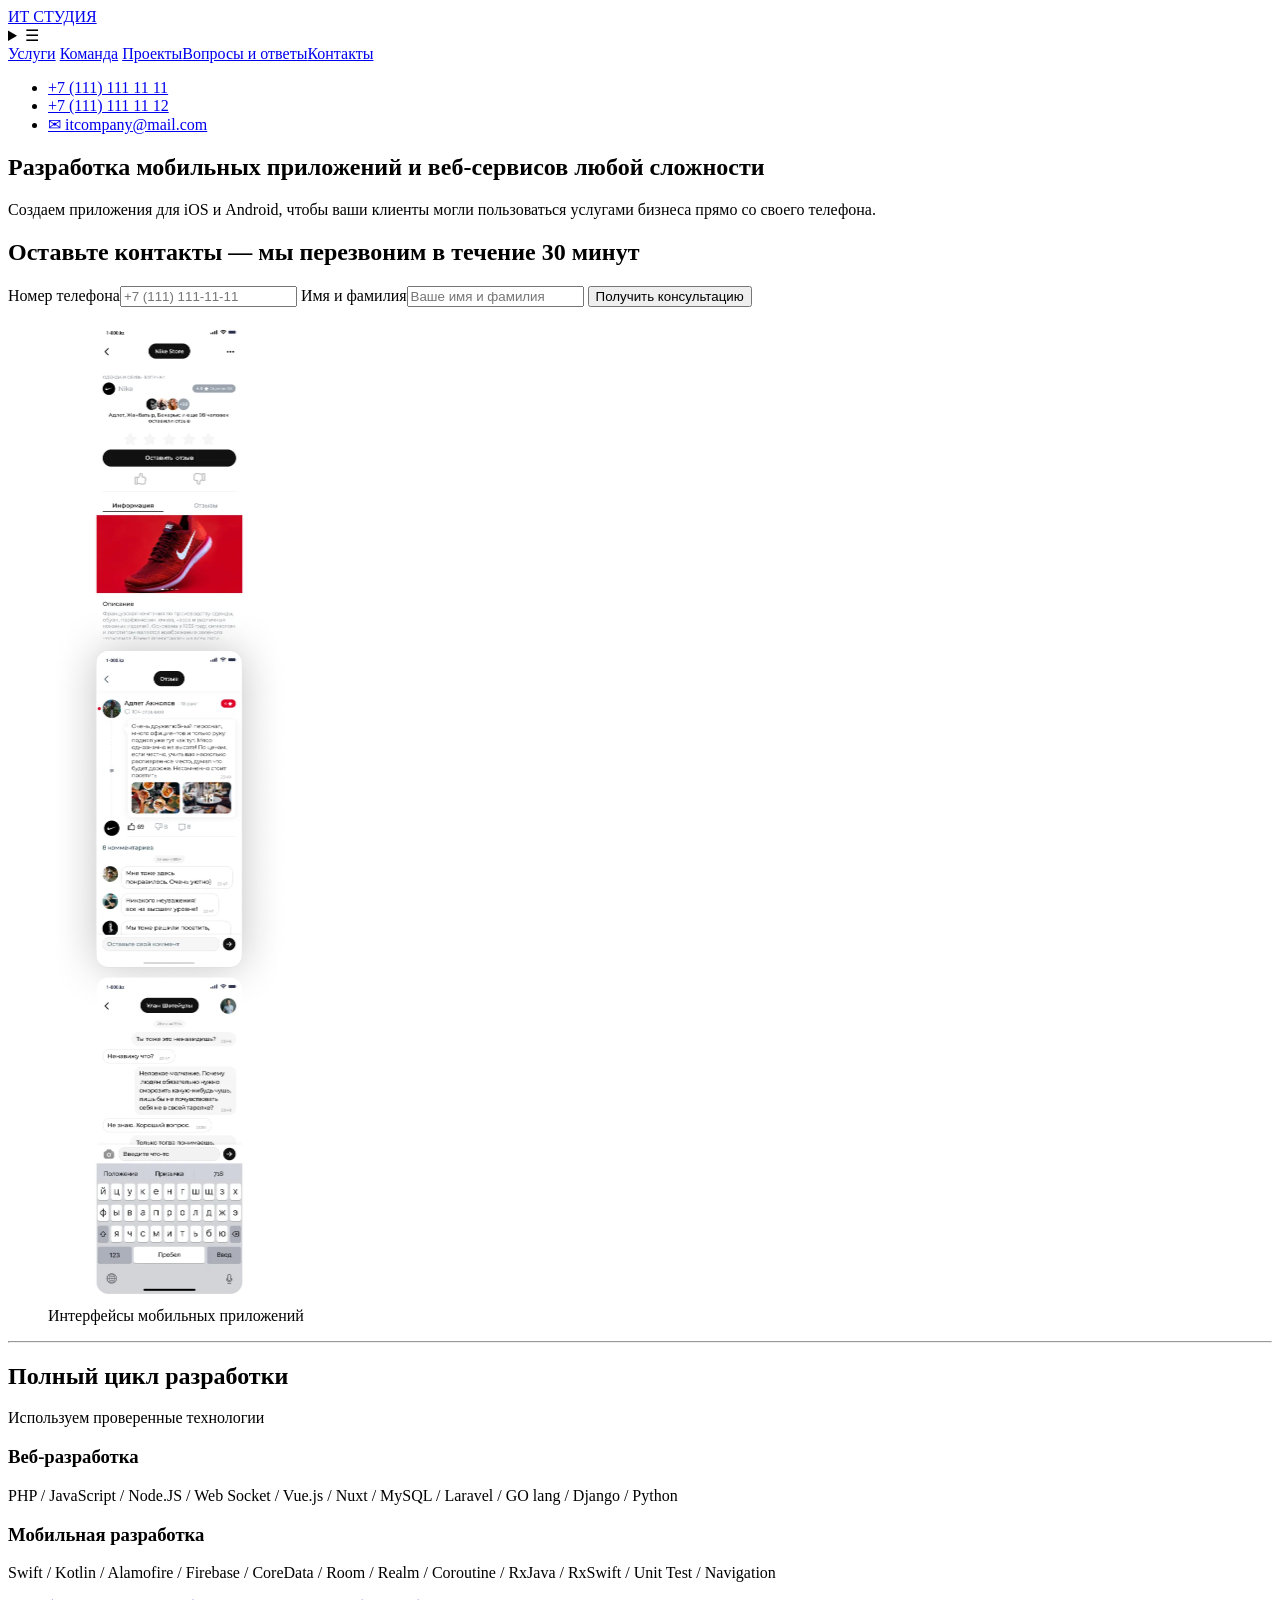
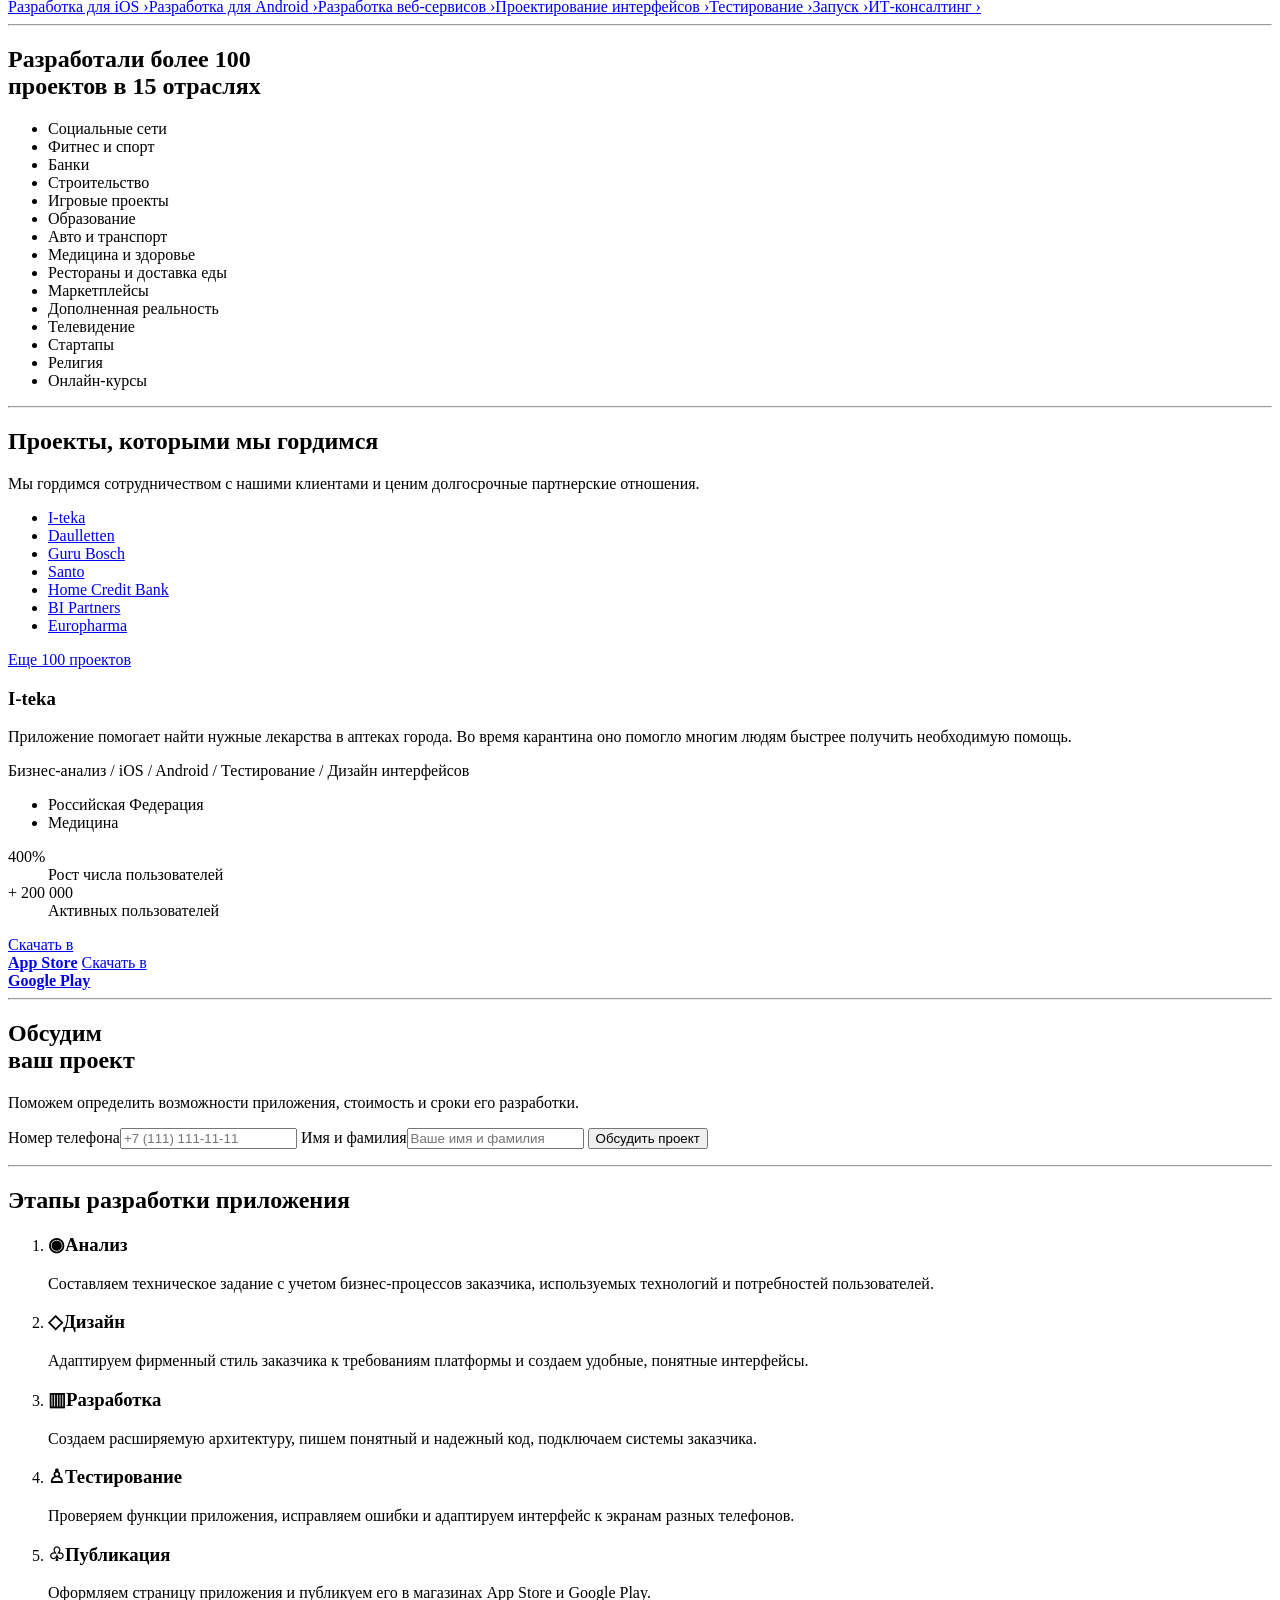
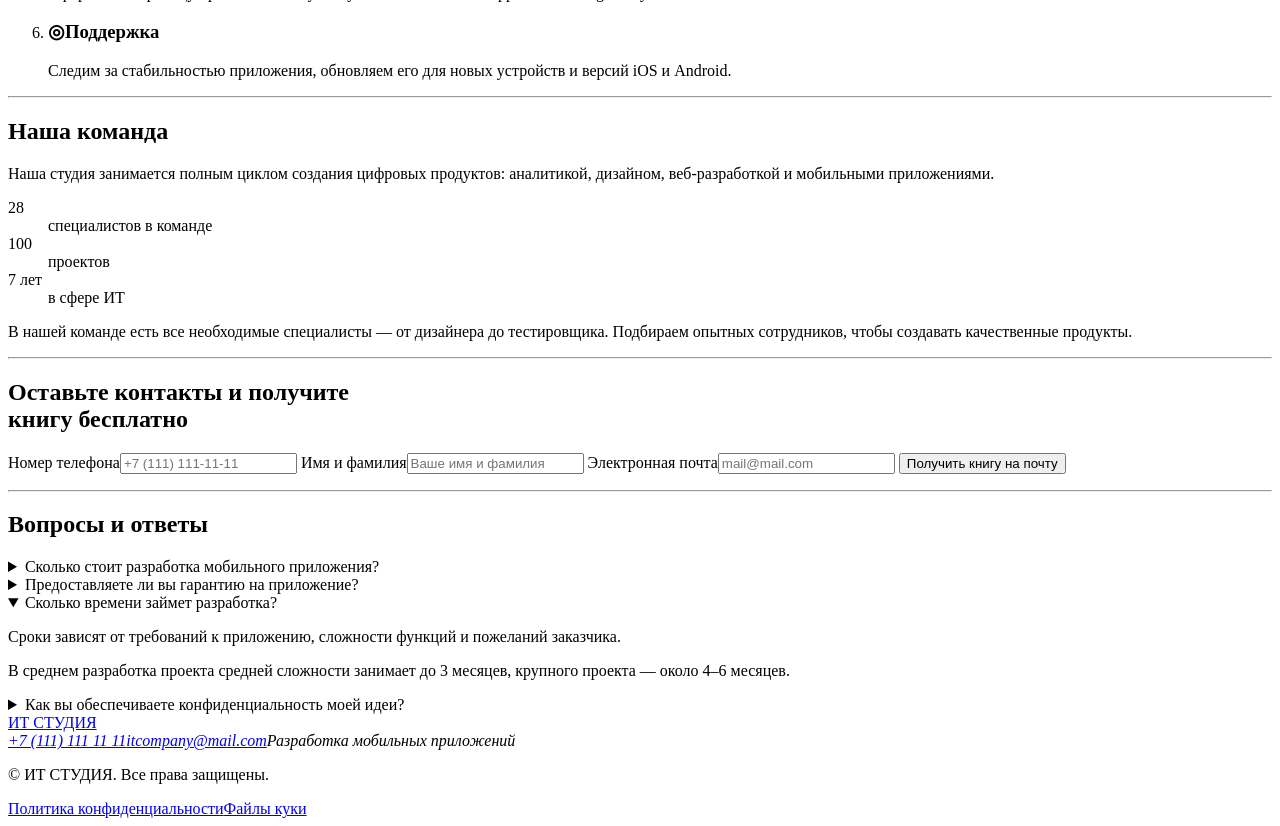
<file: lab-03/3-index.html>
<!DOCTYPE html>
<html lang="ru">
<head>
    <meta charset="UTF-8">
    <meta name="viewport" content="width=device-width, initial-scale=1">
    <title>ИТ СТУДИЯ — лабораторная 3</title>


</head>
<body>
<header class="site-header">
    <div class="container site-header__inner">
        <a class="logo" href="#home">ИТ СТУДИЯ</a>
        <details class="mobile-nav">
            <summary aria-label="Открыть меню">☰</summary>
            <nav aria-label="Мобильное меню">
                <a href="#services">Услуги</a>
                <a href="#team">Команда</a>
                <a href="#cases">Проекты</a>
                <a href="#faq">Вопросы и ответы</a>
                <a href="#contacts">Контакты</a>
            </nav>
        </details>
        <nav class="site-nav" aria-label="Основное меню"><a href="#services">Услуги</a> <a href="#team">Команда</a> <a
                href="#cases">Проекты</a><a href="#faq">Вопросы и ответы</a><a href="#contacts">Контакты</a></nav>
        <ul class="header-contacts">
            <li><a href="tel:+71111111111">+7 (111) 111 11 11</a></li>
            <li><a href="tel:+71111111112">+7 (111) 111 11 12</a></li>
            <li><a href="mailto:itcompany@mail.com">✉ itcompany@mail.com</a></li>
        </ul>
    </div>
</header>
<main>
    <section class="hero" id="home">
        <div class="container hero__inner">
            <div class="hero__content">
                <h1>Разработка <span class="accent">мобильных приложений</span> и <span
                        class="accent">веб-сервисов</span> любой сложности</h1>
                <p>Создаем приложения для iOS и Android, чтобы ваши клиенты могли пользоваться услугами бизнеса прямо со
                    своего телефона.</p>
                <form class="contact-form contact-form--consultation">
                    <h2 class="contact-form__title">Оставьте контакты — мы перезвоним в течение 30 минут</h2>
                    <div class="contact-form__fields">
                        <label>Номер телефона<input type="tel" name="phone" placeholder="+7 (111) 111-11-11" required
                                                    autocomplete="tel" pattern="[+0-9 ()-]{7,25}"></label>
                        <label>Имя и фамилия<input type="text" name="name" placeholder="Ваше имя и фамилия" required
                                                   autocomplete="name"></label>

                        <button class="button" type="submit">Получить консультацию</button>
                    </div>
                    <p class="contact-form__status" role="status" aria-live="polite"></p>
                </form>
            </div>
            <figure class="hero__art">
                <img src="assets/3-column-left.webp" alt="Примеры интерфейсов мобильных приложений" width="242"
                     height="980">
                <figcaption>Интерфейсы мобильных приложений</figcaption>
            </figure>
        </div>
    </section>
    <hr>
    <section class="services section" id="services">
        <div class="container services__inner">
            <div class="services__technologies"><h2>Полный цикл разработки</h2>
                <p>Используем проверенные технологии</p>
                <h3>Веб-разработка</h3>
                <p>PHP / JavaScript / Node.JS / Web Socket / Vue.js / Nuxt / MySQL / Laravel / GO lang / Django /
                    Python</p>
                <h3>Мобильная разработка</h3>
                <p>Swift / Kotlin / Alamofire / Firebase / CoreData / Room / Realm / Coroutine / RxJava / RxSwift / Unit
                    Test / Navigation</p>
            </div>
            <nav class="services__list" aria-label="Услуги по разработке"><a href="#cases">Разработка для iOS
                <span>›</span></a><a href="#cases">Разработка для Android <span>›</span></a><a href="#cases">Разработка
                веб-сервисов <span>›</span></a><a href="#cases">Проектирование интерфейсов <span>›</span></a><a
                    href="#stages">Тестирование <span>›</span></a><a href="#stages">Запуск <span>›</span></a><a
                    href="#project">ИТ-консалтинг <span>›</span></a></nav>
        </div>
    </section>
    <hr>
    <section class="industries section">
        <div class="container"><h2>Разработали более <span class="accent">100</span><br>проектов в <span class="accent">15</span>
            отраслях</h2>
            <ul class="industries__list">
                <li>Социальные сети</li>
                <li>Фитнес и спорт</li>
                <li>Банки</li>
                <li>Строительство</li>
                <li>Игровые проекты</li>
                <li>Образование</li>
                <li>Авто и транспорт</li>
                <li>Медицина и здоровье</li>
                <li>Рестораны и доставка еды</li>
                <li>Маркетплейсы</li>
                <li>Дополненная реальность</li>
                <li>Телевидение</li>
                <li>Стартапы</li>
                <li>Религия</li>
                <li>Онлайн-курсы</li>
            </ul>
        </div>
    </section>
    <hr>
    <section class="cases section" id="cases">
        <div class="container">
            <h2>Проекты, которыми мы гордимся</h2>
            <p class="section-intro">Мы гордимся сотрудничеством с нашими клиентами и ценим долгосрочные партнерские
                отношения.</p>
            <div class="cases__navigation">
                <ul>
                    <li><a href="#case-iteka" aria-current="true">I-teka</a></li>
                    <li><a href="#case-iteka">Daullet­ten</a></li>
                    <li><a href="#case-iteka">Guru Bosch</a></li>
                    <li><a href="#case-iteka">Santo</a></li>
                    <li><a href="#case-iteka">Home Credit Bank</a></li>
                    <li><a href="#case-iteka">BI Partners</a></li>
                    <li><a href="#case-iteka">Europharma</a></li>
                </ul>
                <a class="button" href="#project">Еще 100 проектов</a></div>
            <article class="case" id="case-iteka">
                <div class="case__content">
                    <h3>I-teka</h3>
                    <p>Приложение помогает найти нужные лекарства в аптеках города. Во время карантина оно помогло
                        многим людям быстрее получить необходимую помощь.</p>
                    <p class="muted">Бизнес-анализ / iOS / Android / Тестирование / Дизайн интерфейсов</p>
                    <ul class="case__tags">
                        <li>Российская Федерация</li>
                        <li>Медицина</li>
                    </ul>
                    <dl class="stats">
                        <div>
                            <dt>400%</dt>
                            <dd>Рост числа пользователей</dd>
                        </div>
                        <div>
                            <dt>+ 200 000</dt>
                            <dd>Активных пользователей</dd>
                        </div>
                    </dl>
                    <div class="store-badges"><a href="https://www.apple.com/app-store/">Скачать в<br><strong>App
                        Store</strong></a>
                        <a href="https://play.google.com/store">Скачать в<br><strong>Google Play</strong></a></div>
                </div>
                <div class="reference-art reference-art--case" role="img"
                     aria-label="Приложение I-teka на двух смартфонах"></div>
            </article>
        </div>
    </section>
    <hr>
    <section class="project section" id="project">
        <div class="container project__inner">
            <div><h2>Обсудим<br>ваш проект</h2>
                <p>Поможем определить возможности приложения, стоимость и сроки его разработки.</p></div>
            <form class="contact-form contact-form--project">

                <div class="contact-form__fields">
                    <label>Номер телефона<input type="tel" name="phone" placeholder="+7 (111) 111-11-11" required
                                                autocomplete="tel" pattern="[+0-9 ()-]{7,25}"></label>
                    <label>Имя и фамилия<input type="text" name="name" placeholder="Ваше имя и фамилия" required
                                               autocomplete="name"></label>

                    <button class="button" type="submit">Обсудить проект</button>
                </div>
                <p class="contact-form__status" role="status" aria-live="polite"></p>
            </form>
        </div>
    </section>
    <hr>
    <section class="stages section" id="stages">
        <div class="container"><h2>Этапы разработки приложения</h2>
            <ol class="stages__list">
                <li>
                    <article class="stage"><h3><span aria-hidden="true">◉</span>Анализ</h3>
                        <p>Составляем техническое задание с учетом бизнес-процессов заказчика, используемых технологий и
                            потребностей пользователей.</p></article>
                </li>
                <li>
                    <article class="stage"><h3><span aria-hidden="true">◇</span>Дизайн</h3>
                        <p>Адаптируем фирменный стиль заказчика к требованиям платформы и создаем удобные, понятные
                            интерфейсы.</p></article>
                </li>
                <li>
                    <article class="stage"><h3><span aria-hidden="true">▥</span>Разработка</h3>
                        <p>Создаем расширяемую архитектуру, пишем понятный и надежный код, подключаем системы
                            заказчика.</p></article>
                </li>
                <li>
                    <article class="stage"><h3><span aria-hidden="true">♙</span>Тестирование</h3>
                        <p>Проверяем функции приложения, исправляем ошибки и адаптируем интерфейс к экранам разных
                            телефонов.</p></article>
                </li>
                <li>
                    <article class="stage"><h3><span aria-hidden="true">♧</span>Публикация</h3>
                        <p>Оформляем страницу приложения и публикуем его в магазинах App Store и Google Play.</p>
                    </article>
                </li>
                <li>
                    <article class="stage"><h3><span aria-hidden="true">◎</span>Поддержка</h3>
                        <p>Следим за стабильностью приложения, обновляем его для новых устройств и версий iOS и
                            Android.</p></article>
                </li>
            </ol>
        </div>
    </section>
    <hr>
    <section class="team section" id="team">
        <div class="container team__inner">
            <div class="team__content"><h2>Наша команда</h2>
                <p>Наша студия занимается полным циклом создания цифровых продуктов: аналитикой, дизайном,
                    веб-разработкой и мобильными приложениями.</p>
                <dl class="stats">
                    <div>
                        <dt>28</dt>
                        <dd>специалистов в команде</dd>
                    </div>
                    <div>
                        <dt>100</dt>
                        <dd>проектов</dd>
                    </div>
                    <div>
                        <dt>7 лет</dt>
                        <dd>в сфере ИТ</dd>
                    </div>
                </dl>
                <p>В нашей команде есть все необходимые специалисты — от дизайнера до тестировщика. Подбираем опытных
                    сотрудников, чтобы создавать качественные продукты.</p></div>
            <div class="reference-art reference-art--team" role="img" aria-label="Наша команда разработчиков"></div>
        </div>
    </section>
    <hr>
    <section class="book section" id="book">
        <div class="container book__inner">
            <div><h2>Оставьте контакты и получите<br>книгу бесплатно</h2>
                <form class="contact-form contact-form--book">

                    <div class="contact-form__fields">
                        <label>Номер телефона<input type="tel" name="phone" placeholder="+7 (111) 111-11-11" required
                                                    autocomplete="tel" pattern="[+0-9 ()-]{7,25}"></label>
                        <label>Имя и фамилия<input type="text" name="name" placeholder="Ваше имя и фамилия" required
                                                   autocomplete="name"></label>
                        <label class="contact-form__email">Электронная почта<input type="email" name="email"
                                                                                   placeholder="mail@mail.com" required
                                                                                   autocomplete="email"></label>
                        <button class="button" type="submit">Получить книгу на почту</button>
                    </div>
                    <p class="contact-form__status" role="status" aria-live="polite"></p>
                </form>
            </div>
            <div class="reference-art reference-art--book" role="img"
                 aria-label="Оранжевая книга с числом десять на обложке"></div>
        </div>
    </section>
    <hr>
    <section class="faq section" id="faq">
        <div class="container"><h2>Вопросы и ответы</h2>
            <div class="faq__list">
                <details>
                    <summary>Сколько стоит разработка мобильного приложения?</summary>
                    <p>Стоимость зависит от функций, дизайна и интеграций. Свяжитесь с нами, чтобы обсудить проект и
                        получить оценку.</p></details>
                <details>
                    <summary>Предоставляете ли вы гарантию на приложение?</summary>
                    <p>Да. Исправляем ошибки, обнаруженные в течение согласованного гарантийного срока, и предлагаем
                        дальнейшую поддержку.</p></details>
                <details open>
                    <summary>Сколько времени займет разработка?</summary>
                    <p>Сроки зависят от требований к приложению, сложности функций и пожеланий заказчика.</p>
                    <p>В среднем разработка проекта средней сложности занимает до 3 месяцев, крупного проекта — около
                        4–6 месяцев.</p></details>
                <details>
                    <summary>Как вы обеспечиваете конфиденциальность моей идеи?</summary>
                    <p>До обсуждения деталей проекта можем подписать соглашение о неразглашении.</p></details>
            </div>
        </div>
    </section>
</main>
<footer class="site-footer" id="contacts">
    <div class="container">
        <a class="logo" href="#home">ИТ СТУДИЯ</a>
        <address class="footer-contacts"><a href="tel:+71111111111">+7 (111) 111 11 11</a><a
                href="mailto:itcompany@mail.com">itcompany@mail.com</a><span>Разработка мобильных приложений</span>
        </address>
        <div class="site-footer__bottom"><p>© ИТ СТУДИЯ. Все права защищены.</p><a href="#contacts">Политика
            конфиденциальности</a><a href="#contacts">Файлы куки</a></div>
    </div>
</footer>
</body>
</html>
</file>
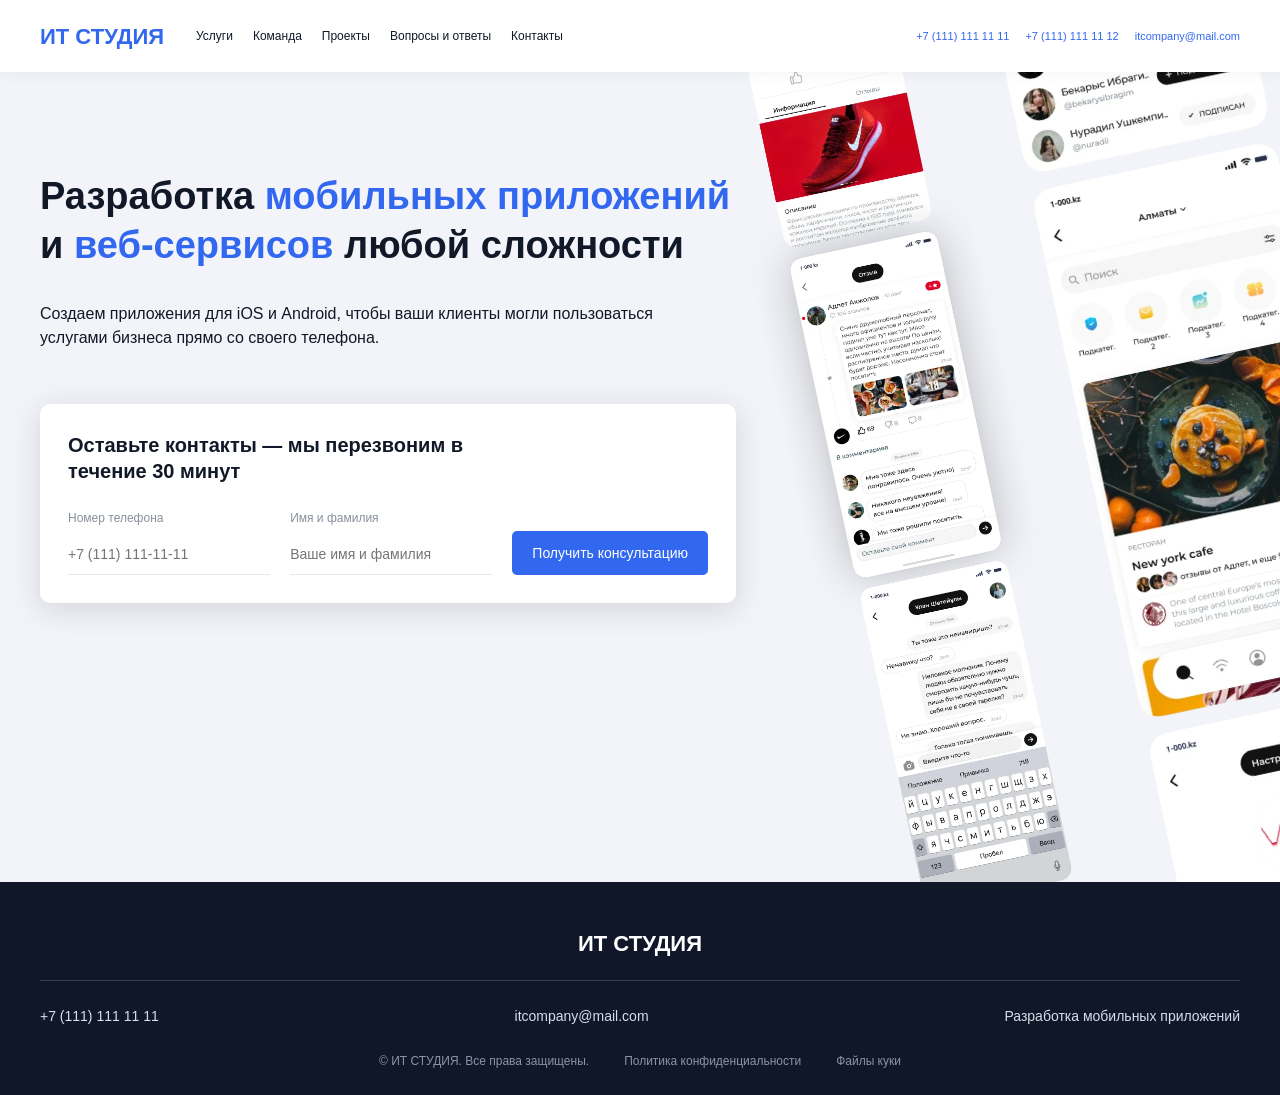
<file: lab-04/4-index.html>
<!DOCTYPE html>
<html lang="ru">
<head>
    <meta charset="UTF-8">
    <meta name="viewport" content="width=device-width, initial-scale=1">
    <title>ИТ СТУДИЯ — лабораторная 4</title>
    <link rel="stylesheet" href="4-style.css">
    <script src="4-site.js" defer></script>
</head>
<body>
<header class="site-header">
    <div class="container site-header__inner">
        <a class="logo" href="#home">ИТ СТУДИЯ</a>
        <details class="mobile-nav">
            <summary aria-label="Открыть меню">☰</summary>
            <nav aria-label="Мобильное меню">
                <a href="#home">Услуги</a>
                <a href="#contacts">Команда</a><a href="#home">Проекты</a><a href="#contacts">Вопросы и ответы</a><a
                    href="#contacts">Контакты</a></nav>
        </details>
        <nav class="site-nav" aria-label="Основное меню"><a href="#home">Услуги</a><a href="#contacts">Команда</a><a
                href="#home">Проекты</a><a href="#contacts">Вопросы и ответы</a><a href="#contacts">Контакты</a></nav>
        <ul class="header-contacts">
            <li><a href="tel:+71111111111">+7 (111) 111 11 11</a></li>
            <li><a href="tel:+71111111112">+7 (111) 111 11 12</a></li>
            <li><a href="mailto:itcompany@mail.com">itcompany@mail.com</a></li>
        </ul>
    </div>
</header>
<main>
    <section class="hero" id="home">
        <div class="container hero__inner">
            <div class="hero__content">
                <h1>Разработка <span class="accent">мобильных приложений</span> и <span
                        class="accent">веб-сервисов</span> любой сложности</h1>
                <p>Создаем приложения для iOS и Android, чтобы ваши клиенты могли пользоваться услугами бизнеса прямо со
                    своего телефона.</p>
                <form class="contact-form contact-form--consultation">
                    <h2 class="contact-form__title">Оставьте контакты — мы перезвоним в течение 30 минут</h2>
                    <div class="contact-form__fields">
                        <label>Номер телефона<input type="tel" name="phone" placeholder="+7 (111) 111-11-11" required
                                                    autocomplete="tel" pattern="[+0-9 ()-]{7,25}"></label>
                        <label>Имя и фамилия<input type="text" name="name" placeholder="Ваше имя и фамилия" required
                                                   autocomplete="name"></label>

                        <button class="button" type="submit">Получить консультацию</button>
                    </div>
                    <p class="contact-form__status" role="status" aria-live="polite"></p>
                </form>
            </div>
            <div class="hero__art" role="img" aria-label="Примеры интерфейсов мобильных приложений">
                <div class="hero__column hero__column--left"></div>
                <div class="hero__column hero__column--right"></div>
            </div>
        </div>
    </section>
</main>
<footer class="site-footer" id="contacts">
    <div class="container">
        <a class="logo" href="#home">ИТ СТУДИЯ</a>
        <address class="footer-contacts"><a href="tel:+71111111111">+7 (111) 111 11 11</a><a
                href="mailto:itcompany@mail.com">itcompany@mail.com</a><span>Разработка мобильных приложений</span>
        </address>
        <div class="site-footer__bottom"><p>© ИТ СТУДИЯ. Все права защищены.</p><a href="#contacts">Политика
            конфиденциальности</a><a href="#contacts">Файлы куки</a></div>
    </div>
</footer>
</body>
</html>
</file>
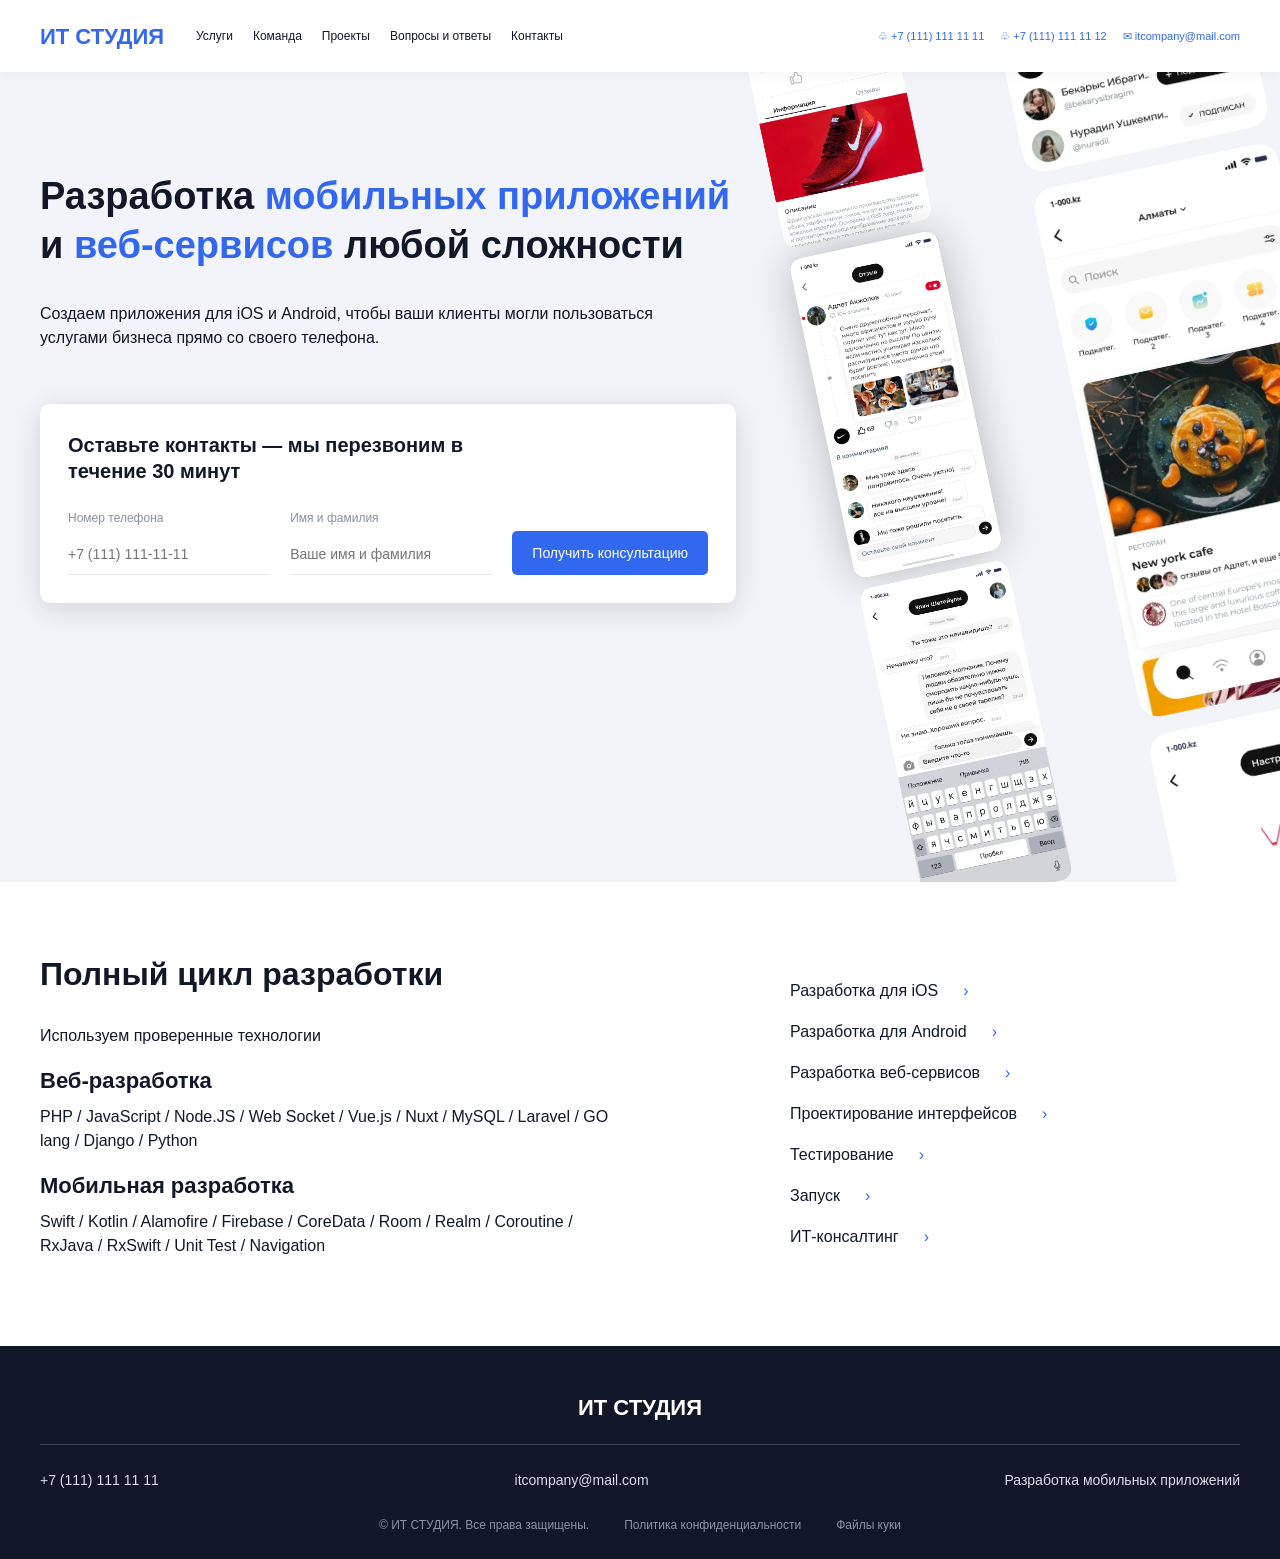
<file: lab-05/5-index.html>
<!DOCTYPE html>
<html lang="ru">
<head>
    <meta charset="UTF-8">
    <meta name="viewport" content="width=device-width, initial-scale=1">
    <title>ИТ СТУДИЯ — лабораторная 5</title>
    <link rel="stylesheet" href="5-style.css">
    <script src="5-site.js" defer></script>
</head>
<body>
<header class="site-header">
    <div class="container site-header__inner">
        <a class="logo" href="#home">ИТ СТУДИЯ</a>
        <details class="mobile-nav">
            <summary aria-label="Открыть меню">☰</summary>
            <nav aria-label="Мобильное меню"><a href="#services">Услуги</a><a href="#contacts">Команда</a><a
                    href="#home">Проекты</a><a href="#contacts">Вопросы и ответы</a><a href="#contacts">Контакты</a>
            </nav>
        </details>
        <nav class="site-nav" aria-label="Основное меню"><a href="#services">Услуги</a><a href="#contacts">Команда</a><a
                href="#home">Проекты</a><a href="#contacts">Вопросы и ответы</a><a href="#contacts">Контакты</a></nav>
        <ul class="header-contacts">
            <li><a href="tel:+71111111111">♧ +7 (111) 111 11 11</a></li>
            <li><a href="tel:+71111111112">♧ +7 (111) 111 11 12</a></li>
            <li><a href="mailto:itcompany@mail.com">✉ itcompany@mail.com</a></li>
        </ul>
    </div>
</header>
<main>
    <section class="hero" id="home">
        <div class="container hero__inner">
            <div class="hero__content">
                <h1>Разработка <span class="accent">мобильных приложений</span> и <span
                        class="accent">веб-сервисов</span> любой сложности</h1>
                <p>Создаем приложения для iOS и Android, чтобы ваши клиенты могли пользоваться услугами бизнеса прямо со
                    своего телефона.</p>
                <form class="contact-form contact-form--consultation">
                    <h2 class="contact-form__title">Оставьте контакты — мы перезвоним в течение 30 минут</h2>
                    <div class="contact-form__fields">
                        <label>Номер телефона<input type="tel" name="phone" placeholder="+7 (111) 111-11-11" required
                                                    autocomplete="tel" pattern="[+0-9 ()-]{7,25}"></label>
                        <label>Имя и фамилия<input type="text" name="name" placeholder="Ваше имя и фамилия" required
                                                   autocomplete="name"></label>

                        <button class="button" type="submit">Получить консультацию</button>
                    </div>
                    <p class="contact-form__status" role="status" aria-live="polite"></p>
                </form>
            </div>
            <div class="hero__art" role="img" aria-label="Примеры интерфейсов мобильных приложений">
                <div class="hero__column hero__column--left"></div>
                <div class="hero__column hero__column--right"></div>
            </div>
        </div>
    </section>
    <section class="services section" id="services">
        <div class="container services__inner">
            <div class="services__technologies"><h2>Полный цикл разработки</h2>
                <p>Используем проверенные технологии</p>
                <h3>Веб-разработка</h3>
                <p>PHP / JavaScript / Node.JS / Web Socket / Vue.js / Nuxt / MySQL / Laravel / GO lang / Django /
                    Python</p>
                <h3>Мобильная разработка</h3>
                <p>Swift / Kotlin / Alamofire / Firebase / CoreData / Room / Realm / Coroutine / RxJava / RxSwift / Unit
                    Test / Navigation</p>
            </div>
            <nav class="services__list" aria-label="Услуги по разработке"><a href="#home">Разработка для iOS
                <span>›</span></a><a href="#home">Разработка для Android <span>›</span></a><a href="#home">Разработка
                веб-сервисов <span>›</span></a><a href="#home">Проектирование интерфейсов <span>›</span></a><a
                    href="#services">Тестирование <span>›</span></a><a href="#services">Запуск <span>›</span></a><a
                    href="#contacts">ИТ-консалтинг <span>›</span></a></nav>
        </div>
    </section>
</main>
<footer class="site-footer" id="contacts">
    <div class="container">
        <a class="logo" href="#home">ИТ СТУДИЯ</a>
        <address class="footer-contacts"><a href="tel:+71111111111">+7 (111) 111 11 11</a><a
                href="mailto:itcompany@mail.com">itcompany@mail.com</a><span>Разработка мобильных приложений</span>
        </address>
        <div class="site-footer__bottom"><p>© ИТ СТУДИЯ. Все права защищены.</p><a href="#contacts">Политика
            конфиденциальности</a><a href="#contacts">Файлы куки</a></div>
    </div>
</footer>
</body>
</html>
</file>
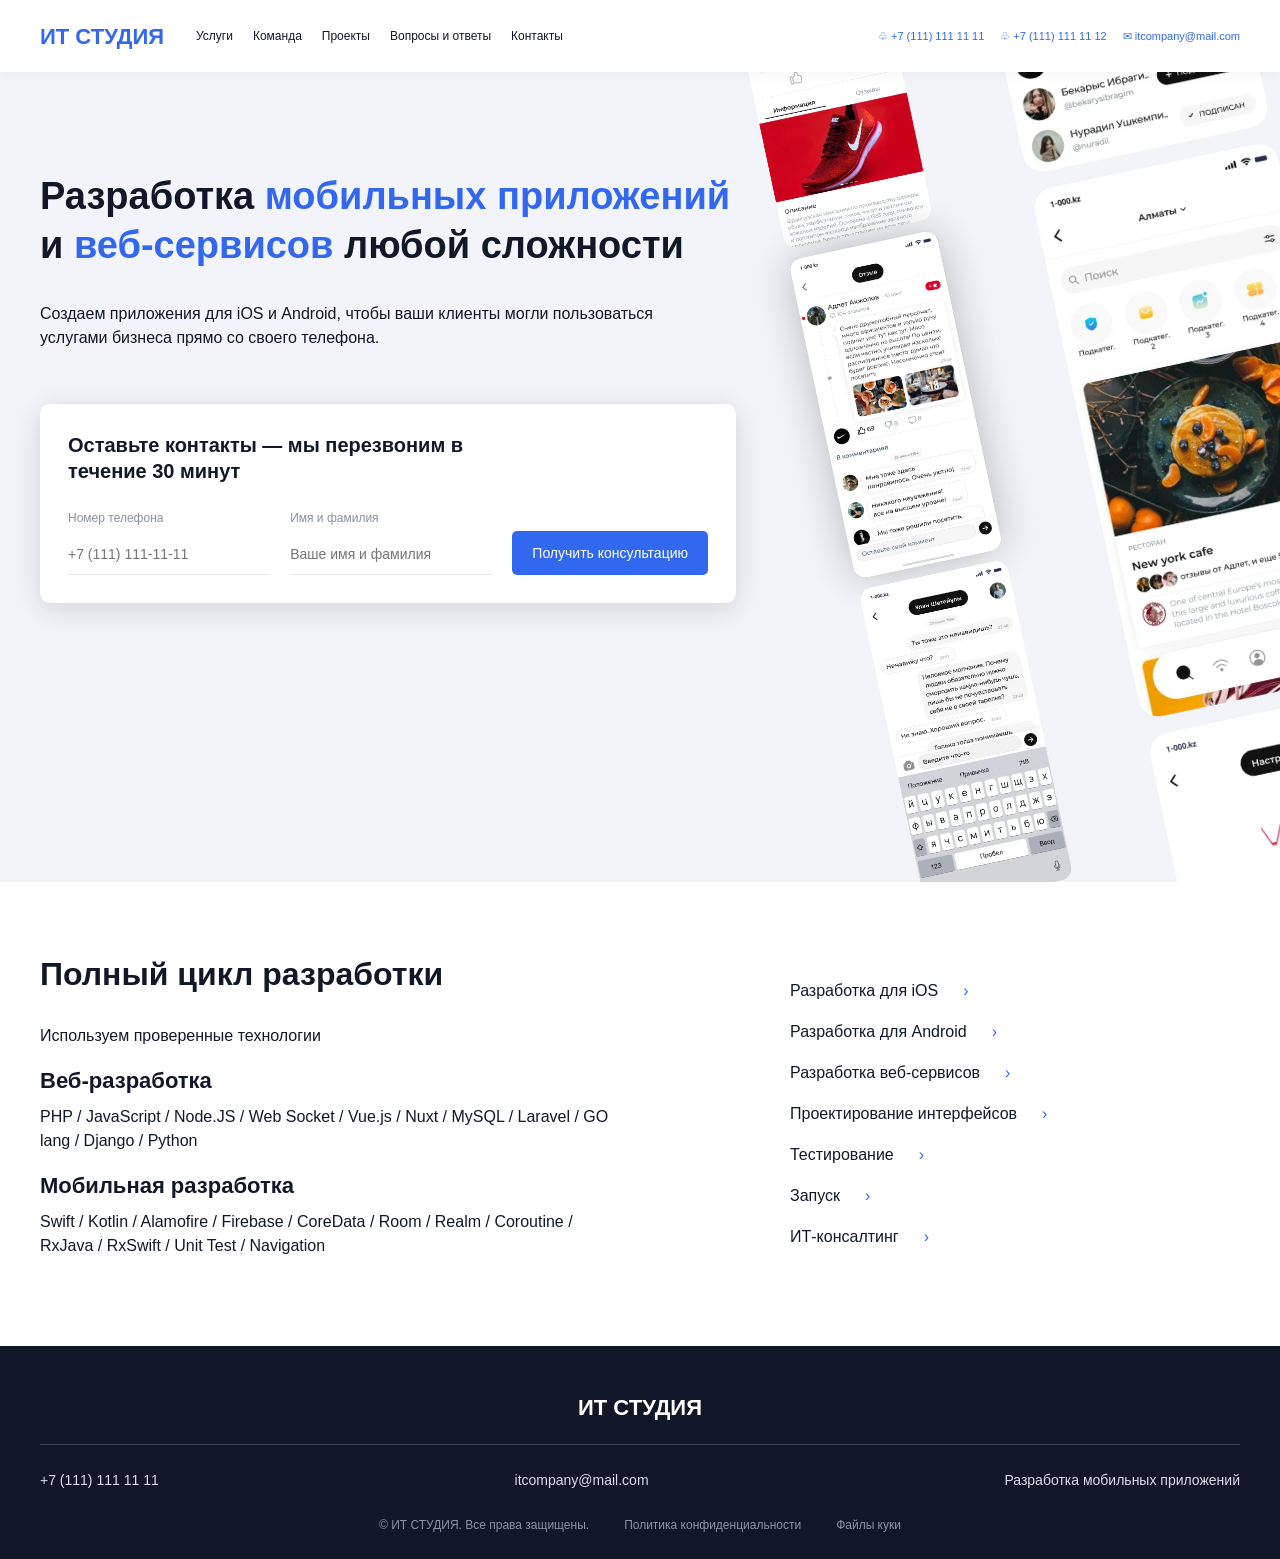
<file: lab-06/6-index.html>
<!DOCTYPE html>
<html lang="ru">
<head>
  <meta charset="UTF-8">
  <meta name="viewport" content="width=device-width, initial-scale=1">
  <title>ИТ СТУДИЯ — лабораторная 6</title>
  <link rel="stylesheet" href="6-style.css">
  <script src="6-site.js" defer></script>
</head>
<body>
<header class="site-header">
  <div class="container site-header__inner">
    <a class="logo" href="#home">ИТ СТУДИЯ</a>
    <details class="mobile-nav"><summary aria-label="Открыть меню">☰</summary><nav aria-label="Мобильное меню"><a href="#services">Услуги</a><a href="#contacts">Команда</a><a href="#home">Проекты</a><a href="#contacts">Вопросы и ответы</a><a href="#contacts">Контакты</a></nav></details>
    <nav class="site-nav" aria-label="Основное меню"><a href="#services">Услуги</a><a href="#contacts">Команда</a><a href="#home">Проекты</a><a href="#contacts">Вопросы и ответы</a><a href="#contacts">Контакты</a></nav>
    <ul class="header-contacts"><li><a href="tel:+71111111111">♧ +7 (111) 111 11 11</a></li><li><a href="tel:+71111111112">♧ +7 (111) 111 11 12</a></li><li><a href="mailto:itcompany@mail.com">✉ itcompany@mail.com</a></li></ul>
  </div>
</header>
<main>
<section class="hero" id="home">
  <div class="container hero__inner">
    <div class="hero__content">
      <h1>Разработка <span class="accent">мобильных приложений</span> и <span class="accent">веб-сервисов</span> любой сложности</h1>
      <p>Создаем приложения для iOS и Android, чтобы ваши клиенты могли пользоваться услугами бизнеса прямо со своего телефона.</p>
      <form class="contact-form contact-form--consultation">
      <h2 class="contact-form__title">Оставьте контакты — мы перезвоним в течение 30 минут</h2>
      <div class="contact-form__fields">
        <label>Номер телефона<input type="tel" name="phone" placeholder="+7 (111) 111-11-11" required autocomplete="tel" pattern="[+0-9 ()-]{7,25}"></label>
        <label>Имя и фамилия<input type="text" name="name" placeholder="Ваше имя и фамилия" required autocomplete="name"></label>
        
        <button class="button" type="submit">Получить консультацию</button>
      </div>
      <p class="contact-form__status" role="status" aria-live="polite"></p>
    </form>
    </div>
    <div class="hero__art" role="img" aria-label="Примеры интерфейсов мобильных приложений">
      <div class="hero__column hero__column--left"></div><div class="hero__column hero__column--right"></div>
    </div>
  </div>
</section>
<section class="services section" id="services">
  <div class="container services__inner">
    <div class="services__technologies"><h2>Полный цикл разработки</h2><p>Используем проверенные технологии</p>
      <h3>Веб-разработка</h3><p>PHP / JavaScript / Node.JS / Web Socket / Vue.js / Nuxt / MySQL / Laravel / GO lang / Django / Python</p>
      <h3>Мобильная разработка</h3><p>Swift / Kotlin / Alamofire / Firebase / CoreData / Room / Realm / Coroutine / RxJava / RxSwift / Unit Test / Navigation</p>
    </div>
    <nav class="services__list" aria-label="Услуги по разработке"><a href="#home">Разработка для iOS <span>›</span></a><a href="#home">Разработка для Android <span>›</span></a><a href="#home">Разработка веб-сервисов <span>›</span></a><a href="#home">Проектирование интерфейсов <span>›</span></a><a href="#services">Тестирование <span>›</span></a><a href="#services">Запуск <span>›</span></a><a href="#contacts">ИТ-консалтинг <span>›</span></a></nav>
  </div>
</section>
</main>
<footer class="site-footer" id="contacts">
  <div class="container">
    <a class="logo" href="#home">ИТ СТУДИЯ</a>
    <address class="footer-contacts"><a href="tel:+71111111111">+7 (111) 111 11 11</a><a href="mailto:itcompany@mail.com">itcompany@mail.com</a><span>Разработка мобильных приложений</span></address>
    <div class="site-footer__bottom"><p>© ИТ СТУДИЯ. Все права защищены.</p><a href="#contacts">Политика конфиденциальности</a><a href="#contacts">Файлы куки</a></div>
  </div>
</footer>
</body>
</html>
</file>
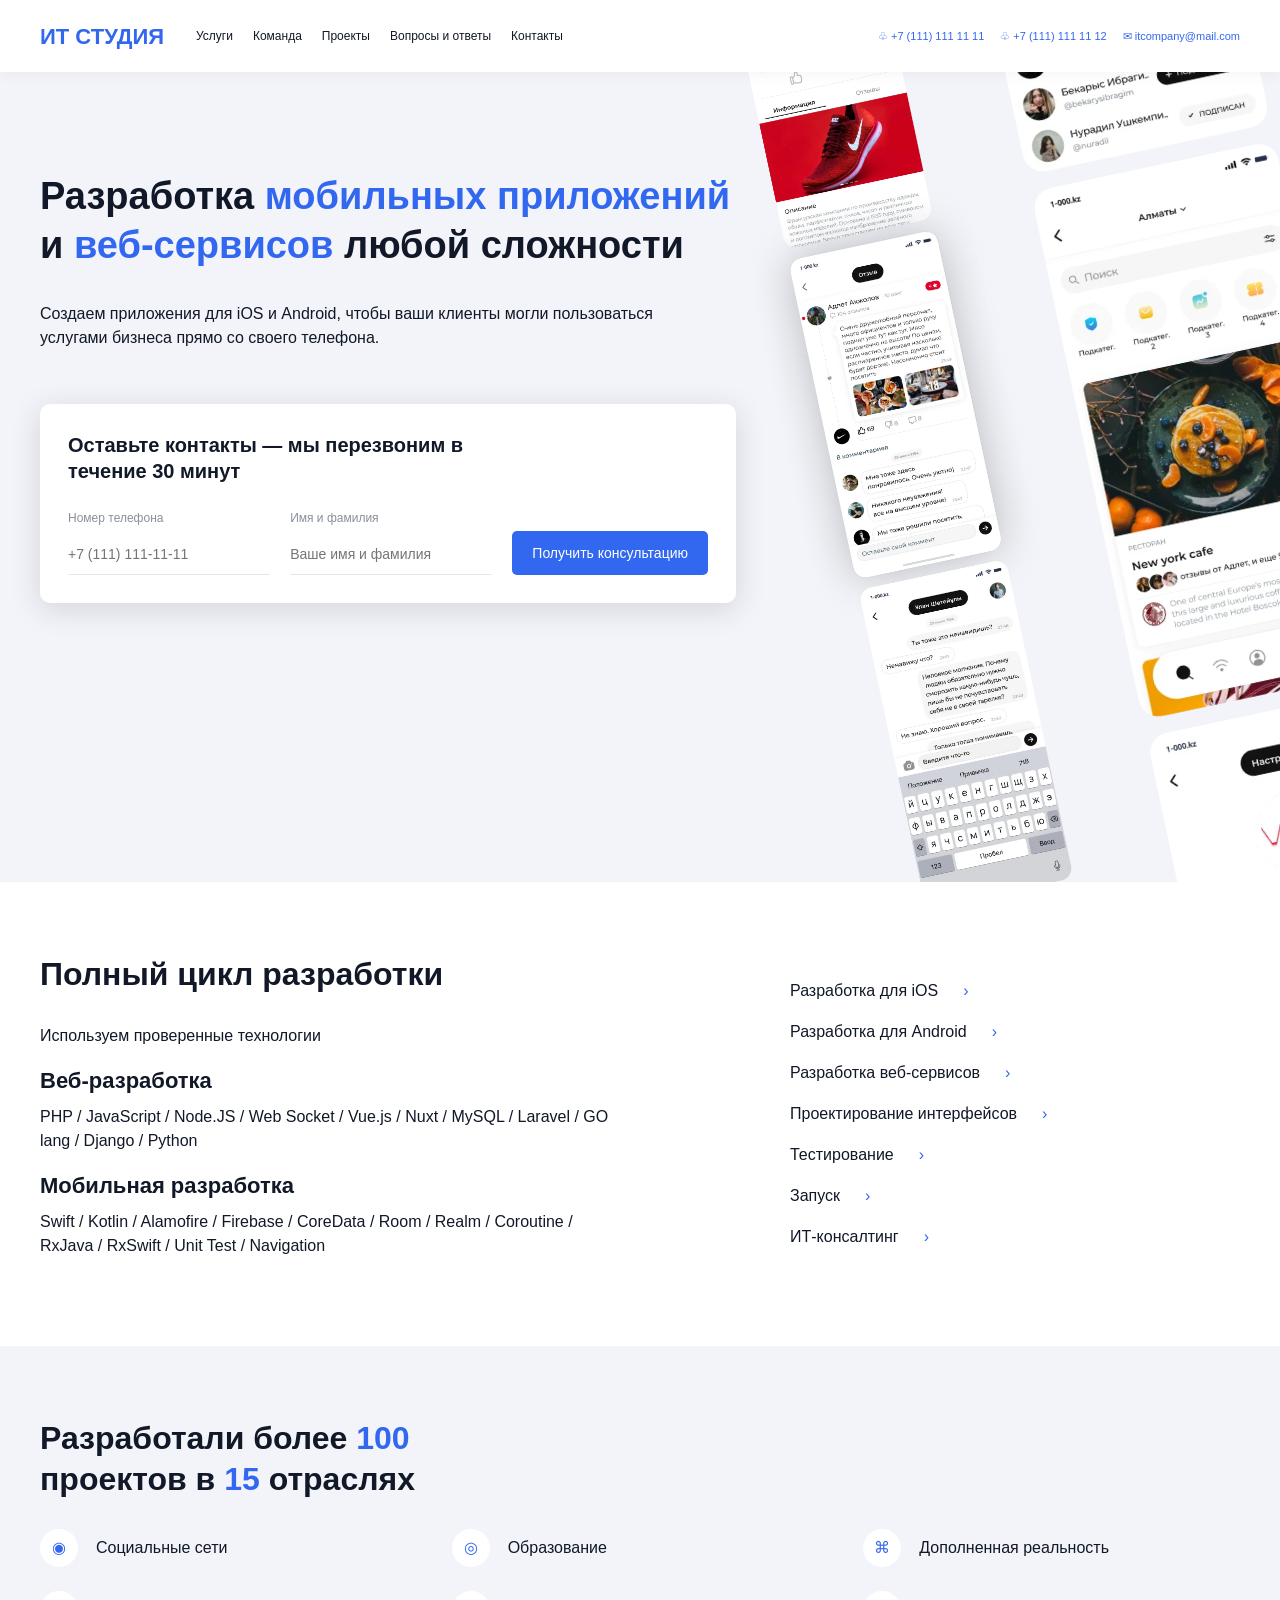
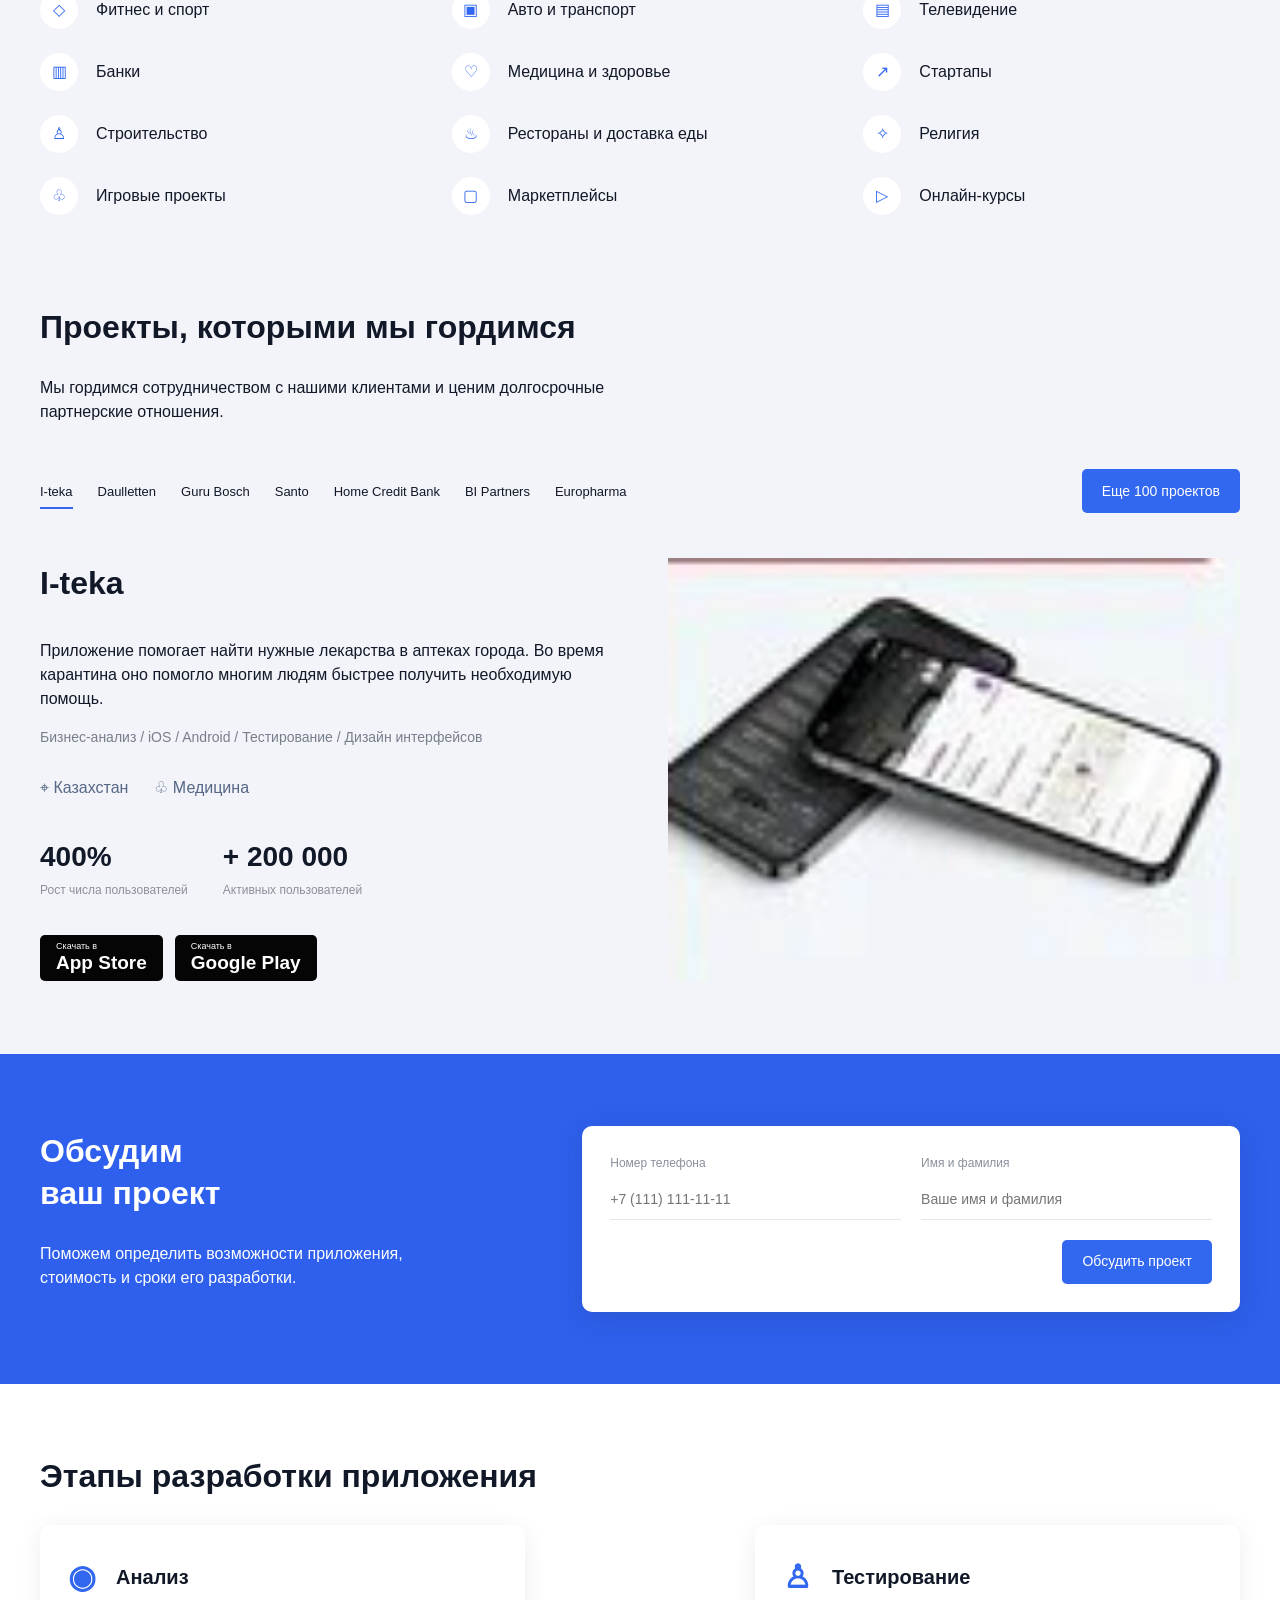
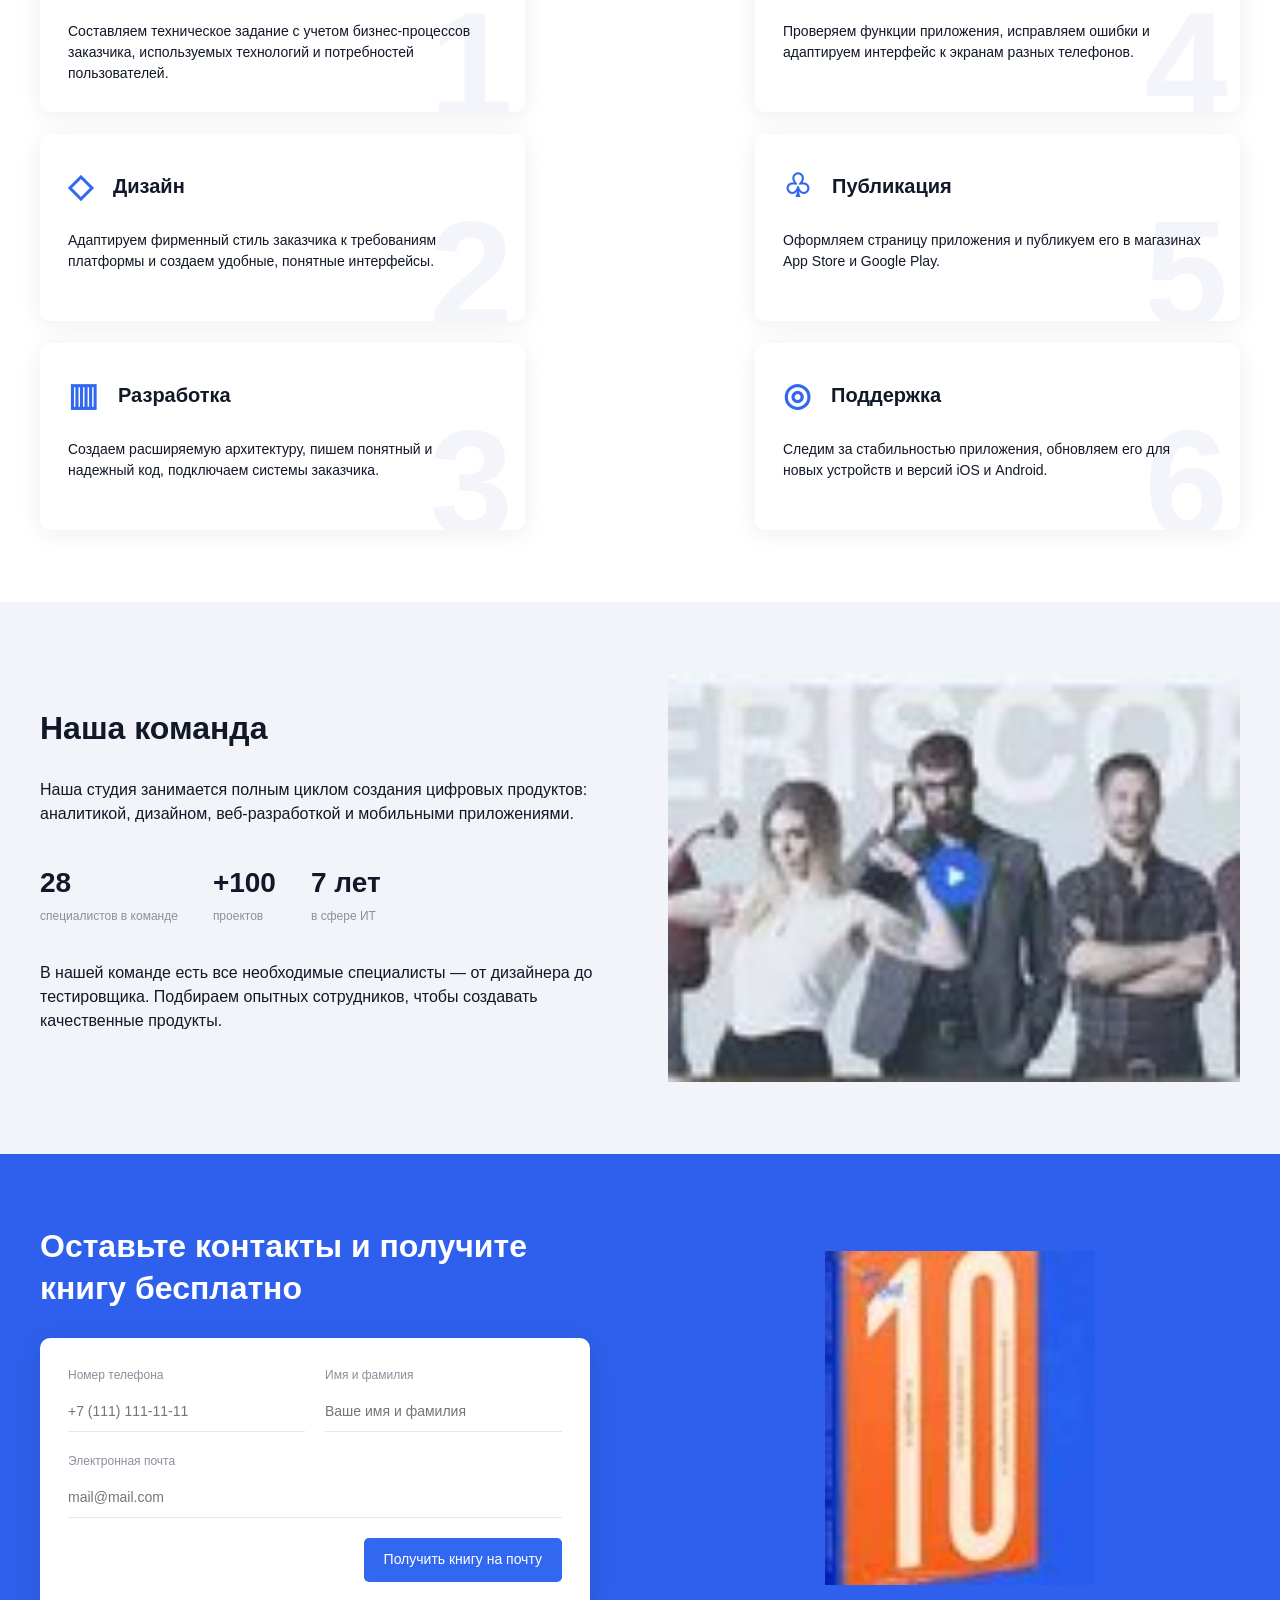
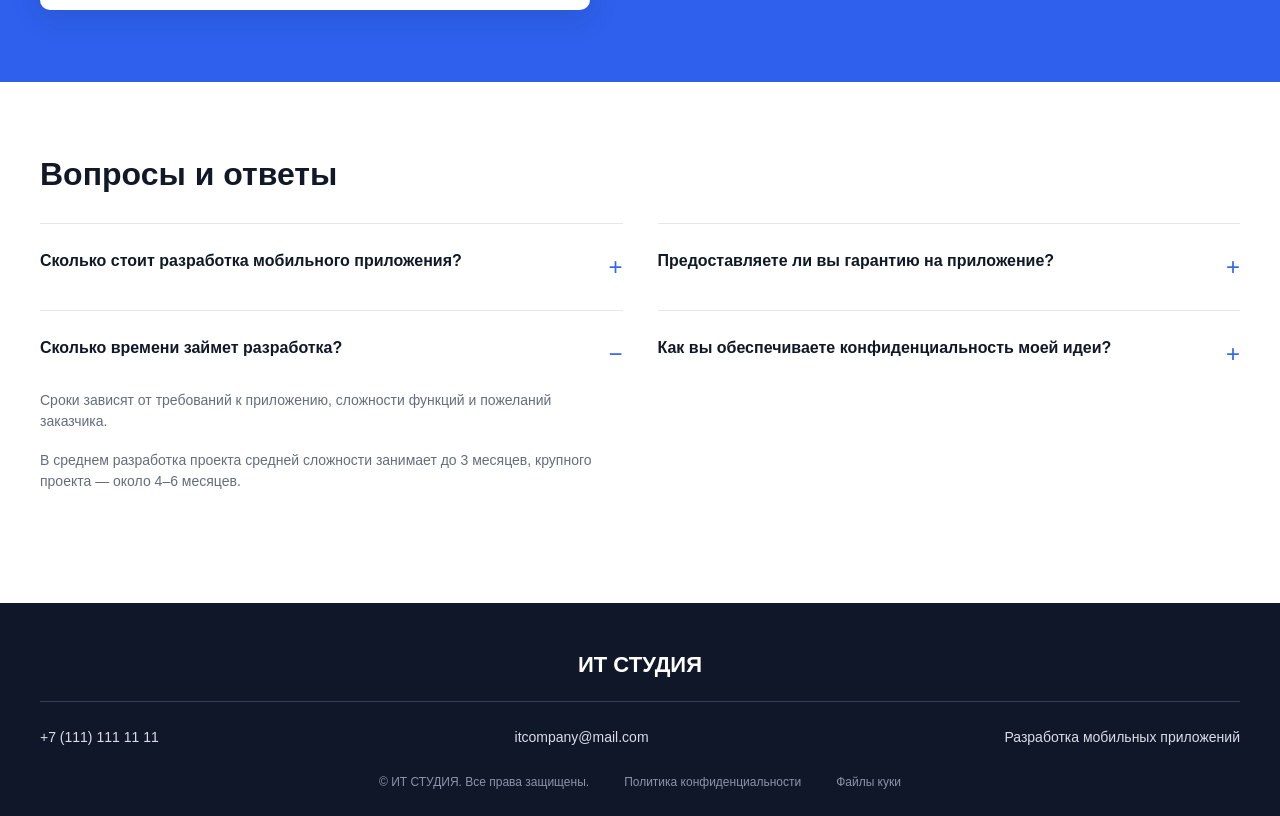
<file: lab-07/7-index.html>
<!DOCTYPE html>
<html lang="ru">
<head>
  <meta charset="UTF-8">
  <meta name="viewport" content="width=device-width, initial-scale=1">
  <title>ИТ СТУДИЯ — лабораторная 7</title>
  <link rel="stylesheet" href="7-style.css">
  <script src="7-site.js" defer></script>
</head>
<body>
<header class="site-header">
  <div class="container site-header__inner">
    <a class="logo" href="#home">ИТ СТУДИЯ</a>
    <details class="mobile-nav"><summary aria-label="Открыть меню">☰</summary><nav aria-label="Мобильное меню"><a href="#services">Услуги</a><a href="#team">Команда</a><a href="#cases">Проекты</a><a href="#faq">Вопросы и ответы</a><a href="#contacts">Контакты</a></nav></details>
    <nav class="site-nav" aria-label="Основное меню"><a href="#services">Услуги</a><a href="#team">Команда</a><a href="#cases">Проекты</a><a href="#faq">Вопросы и ответы</a><a href="#contacts">Контакты</a></nav>
    <ul class="header-contacts"><li><a href="tel:+71111111111">♧ +7 (111) 111 11 11</a></li><li><a href="tel:+71111111112">♧ +7 (111) 111 11 12</a></li><li><a href="mailto:itcompany@mail.com">✉ itcompany@mail.com</a></li></ul>
  </div>
</header>
<main>
<section class="hero" id="home">
  <div class="container hero__inner">
    <div class="hero__content">
      <h1>Разработка <span class="accent">мобильных приложений</span> и <span class="accent">веб-сервисов</span> любой сложности</h1>
      <p>Создаем приложения для iOS и Android, чтобы ваши клиенты могли пользоваться услугами бизнеса прямо со своего телефона.</p>
      <form class="contact-form contact-form--consultation">
      <h2 class="contact-form__title">Оставьте контакты — мы перезвоним в течение 30 минут</h2>
      <div class="contact-form__fields">
        <label>Номер телефона<input type="tel" name="phone" placeholder="+7 (111) 111-11-11" required autocomplete="tel" pattern="[+0-9 ()-]{7,25}"></label>
        <label>Имя и фамилия<input type="text" name="name" placeholder="Ваше имя и фамилия" required autocomplete="name"></label>
        
        <button class="button" type="submit">Получить консультацию</button>
      </div>
      <p class="contact-form__status" role="status" aria-live="polite"></p>
    </form>
    </div>
    <div class="hero__art" role="img" aria-label="Примеры интерфейсов мобильных приложений">
      <div class="hero__column hero__column--left"></div><div class="hero__column hero__column--right"></div>
    </div>
  </div>
</section>
<section class="services section" id="services">
  <div class="container services__inner">
    <div class="services__technologies"><h2>Полный цикл разработки</h2><p>Используем проверенные технологии</p>
      <h3>Веб-разработка</h3><p>PHP / JavaScript / Node.JS / Web Socket / Vue.js / Nuxt / MySQL / Laravel / GO lang / Django / Python</p>
      <h3>Мобильная разработка</h3><p>Swift / Kotlin / Alamofire / Firebase / CoreData / Room / Realm / Coroutine / RxJava / RxSwift / Unit Test / Navigation</p>
    </div>
    <nav class="services__list" aria-label="Услуги по разработке"><a href="#cases">Разработка для iOS <span>›</span></a><a href="#cases">Разработка для Android <span>›</span></a><a href="#cases">Разработка веб-сервисов <span>›</span></a><a href="#cases">Проектирование интерфейсов <span>›</span></a><a href="#stages">Тестирование <span>›</span></a><a href="#stages">Запуск <span>›</span></a><a href="#project">ИТ-консалтинг <span>›</span></a></nav>
  </div>
</section>
<section class="industries section"><div class="container"><h2>Разработали более <span class="accent">100</span><br>проектов в <span class="accent">15</span> отраслях</h2><ul class="industries__list"><li><span aria-hidden="true">◉</span>Социальные сети</li><li><span aria-hidden="true">◇</span>Фитнес и спорт</li><li><span aria-hidden="true">▥</span>Банки</li><li><span aria-hidden="true">♙</span>Строительство</li><li><span aria-hidden="true">♧</span>Игровые проекты</li><li><span aria-hidden="true">◎</span>Образование</li><li><span aria-hidden="true">▣</span>Авто и транспорт</li><li><span aria-hidden="true">♡</span>Медицина и здоровье</li><li><span aria-hidden="true">♨</span>Рестораны и доставка еды</li><li><span aria-hidden="true">▢</span>Маркетплейсы</li><li><span aria-hidden="true">⌘</span>Дополненная реальность</li><li><span aria-hidden="true">▤</span>Телевидение</li><li><span aria-hidden="true">↗</span>Стартапы</li><li><span aria-hidden="true">✧</span>Религия</li><li><span aria-hidden="true">▷</span>Онлайн-курсы</li></ul></div></section>
<section class="cases section" id="cases"><div class="container">
  <h2>Проекты, которыми мы гордимся</h2><p class="section-intro">Мы гордимся сотрудничеством с нашими клиентами и ценим долгосрочные партнерские отношения.</p>
  <div class="cases__navigation"><ul><li><a href="#case-iteka" aria-current="true">I-teka</a></li><li><a href="#case-iteka">Daullet­ten</a></li><li><a href="#case-iteka">Guru Bosch</a></li><li><a href="#case-iteka">Santo</a></li><li><a href="#case-iteka">Home Credit Bank</a></li><li><a href="#case-iteka">BI Partners</a></li><li><a href="#case-iteka">Europharma</a></li></ul><a class="button" href="#project">Еще 100 проектов</a></div>
  <article class="case" id="case-iteka"><div class="case__content"><h3>I-teka</h3><p>Приложение помогает найти нужные лекарства в аптеках города. Во время карантина оно помогло многим людям быстрее получить необходимую помощь.</p><p class="muted">Бизнес-анализ / iOS / Android / Тестирование / Дизайн интерфейсов</p><ul class="case__tags"><li>⌖ Казахстан</li><li>♧ Медицина</li></ul><dl class="stats"><div><dt>400%</dt><dd>Рост числа пользователей</dd></div><div><dt>+ 200 000</dt><dd>Активных пользователей</dd></div></dl><div class="store-badges"><a href="https://www.apple.com/app-store/">Скачать в<br><strong>App Store</strong></a><a href="https://play.google.com/store">Скачать в<br><strong>Google Play</strong></a></div></div>
    <div class="reference-art reference-art--case" role="img" aria-label="Приложение I-teka на двух смартфонах"></div>
  </article>
</div></section>
<section class="project section" id="project"><div class="container project__inner"><div><h2>Обсудим<br>ваш проект</h2><p>Поможем определить возможности приложения, стоимость и сроки его разработки.</p></div><form class="contact-form contact-form--project">
      
      <div class="contact-form__fields">
        <label>Номер телефона<input type="tel" name="phone" placeholder="+7 (111) 111-11-11" required autocomplete="tel" pattern="[+0-9 ()-]{7,25}"></label>
        <label>Имя и фамилия<input type="text" name="name" placeholder="Ваше имя и фамилия" required autocomplete="name"></label>
        
        <button class="button" type="submit">Обсудить проект</button>
      </div>
      <p class="contact-form__status" role="status" aria-live="polite"></p>
    </form></div></section>
<section class="stages section" id="stages"><div class="container"><h2>Этапы разработки приложения</h2><ol class="stages__list"><li><article class="stage"><h3><span aria-hidden="true">◉</span>Анализ</h3><p>Составляем техническое задание с учетом бизнес-процессов заказчика, используемых технологий и потребностей пользователей.</p></article></li><li><article class="stage"><h3><span aria-hidden="true">◇</span>Дизайн</h3><p>Адаптируем фирменный стиль заказчика к требованиям платформы и создаем удобные, понятные интерфейсы.</p></article></li><li><article class="stage"><h3><span aria-hidden="true">▥</span>Разработка</h3><p>Создаем расширяемую архитектуру, пишем понятный и надежный код, подключаем системы заказчика.</p></article></li><li><article class="stage"><h3><span aria-hidden="true">♙</span>Тестирование</h3><p>Проверяем функции приложения, исправляем ошибки и адаптируем интерфейс к экранам разных телефонов.</p></article></li><li><article class="stage"><h3><span aria-hidden="true">♧</span>Публикация</h3><p>Оформляем страницу приложения и публикуем его в магазинах App Store и Google Play.</p></article></li><li><article class="stage"><h3><span aria-hidden="true">◎</span>Поддержка</h3><p>Следим за стабильностью приложения, обновляем его для новых устройств и версий iOS и Android.</p></article></li></ol></div></section>
<section class="team section" id="team"><div class="container team__inner"><div class="team__content"><h2>Наша команда</h2><p>Наша студия занимается полным циклом создания цифровых продуктов: аналитикой, дизайном, веб-разработкой и мобильными приложениями.</p><dl class="stats"><div><dt>28</dt><dd>специалистов в команде</dd></div><div><dt>+100</dt><dd>проектов</dd></div><div><dt>7 лет</dt><dd>в сфере ИТ</dd></div></dl><p>В нашей команде есть все необходимые специалисты — от дизайнера до тестировщика. Подбираем опытных сотрудников, чтобы создавать качественные продукты.</p></div><div class="reference-art reference-art--team" role="img" aria-label="Наша команда разработчиков"></div></div></section>
<section class="book section" id="book"><div class="container book__inner"><div><h2>Оставьте контакты и получите<br>книгу бесплатно</h2><form class="contact-form contact-form--book">
      
      <div class="contact-form__fields">
        <label>Номер телефона<input type="tel" name="phone" placeholder="+7 (111) 111-11-11" required autocomplete="tel" pattern="[+0-9 ()-]{7,25}"></label>
        <label>Имя и фамилия<input type="text" name="name" placeholder="Ваше имя и фамилия" required autocomplete="name"></label>
        <label class="contact-form__email">Электронная почта<input type="email" name="email" placeholder="mail@mail.com" required autocomplete="email"></label>
        <button class="button" type="submit">Получить книгу на почту</button>
      </div>
      <p class="contact-form__status" role="status" aria-live="polite"></p>
    </form></div><div class="reference-art reference-art--book" role="img" aria-label="Оранжевая книга с числом десять на обложке"></div></div></section>
<section class="faq section" id="faq"><div class="container"><h2>Вопросы и ответы</h2><div class="faq__list"><details><summary>Сколько стоит разработка мобильного приложения?</summary><p>Стоимость зависит от функций, дизайна и интеграций. Свяжитесь с нами, чтобы обсудить проект и получить оценку.</p></details><details><summary>Предоставляете ли вы гарантию на приложение?</summary><p>Да. Исправляем ошибки, обнаруженные в течение согласованного гарантийного срока, и предлагаем дальнейшую поддержку.</p></details><details open><summary>Сколько времени займет разработка?</summary><p>Сроки зависят от требований к приложению, сложности функций и пожеланий заказчика.</p><p>В среднем разработка проекта средней сложности занимает до 3 месяцев, крупного проекта — около 4–6 месяцев.</p></details><details><summary>Как вы обеспечиваете конфиденциальность моей идеи?</summary><p>До обсуждения деталей проекта можем подписать соглашение о неразглашении.</p></details></div></div></section>
</main>
<footer class="site-footer" id="contacts">
  <div class="container">
    <a class="logo" href="#home">ИТ СТУДИЯ</a>
    <address class="footer-contacts"><a href="tel:+71111111111">+7 (111) 111 11 11</a><a href="mailto:itcompany@mail.com">itcompany@mail.com</a><span>Разработка мобильных приложений</span></address>
    <div class="site-footer__bottom"><p>© ИТ СТУДИЯ. Все права защищены.</p><a href="#contacts">Политика конфиденциальности</a><a href="#contacts">Файлы куки</a></div>
  </div>
</footer>
</body>
</html>
</file>
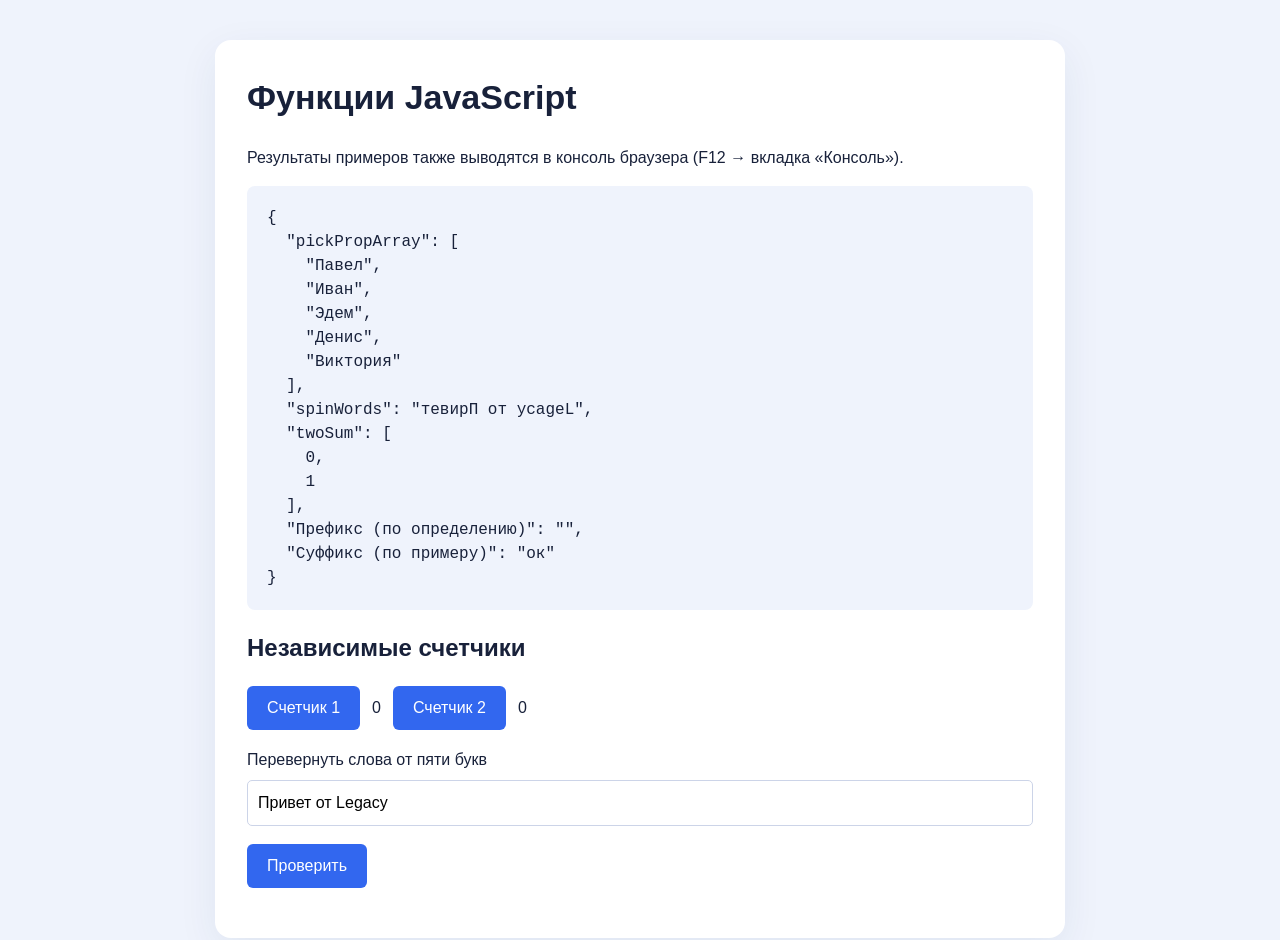
<file: lab-08/8-index.html>
<!DOCTYPE html>
<html lang="ru">
<head>
  <meta charset="UTF-8">
  <meta name="viewport" content="width=device-width, initial-scale=1">
  <title>Функции JavaScript — лабораторная 8</title>
  <link rel="stylesheet" href="8-style.css">
  <script src="8-functions.js" defer></script>
  <script src="8-demo.js" defer></script>
</head>
<body><main class="app"><h1>Функции JavaScript</h1><p>Результаты примеров также выводятся в консоль браузера (F12 → вкладка «Консоль»).</p><pre id="results"></pre><h2>Независимые счетчики</h2><div class="row-controls"><button id="counter-1">Счетчик 1</button><output id="count-1">0</output><button id="counter-2">Счетчик 2</button><output id="count-2">0</output></div><form id="words-form"><label for="words">Перевернуть слова от пяти букв<input id="words" value="Привет от Legacy" required></label><div class="row-controls"><button>Проверить</button><output id="words-result" aria-live="polite"></output></div></form></main></body>
</html>
</file>
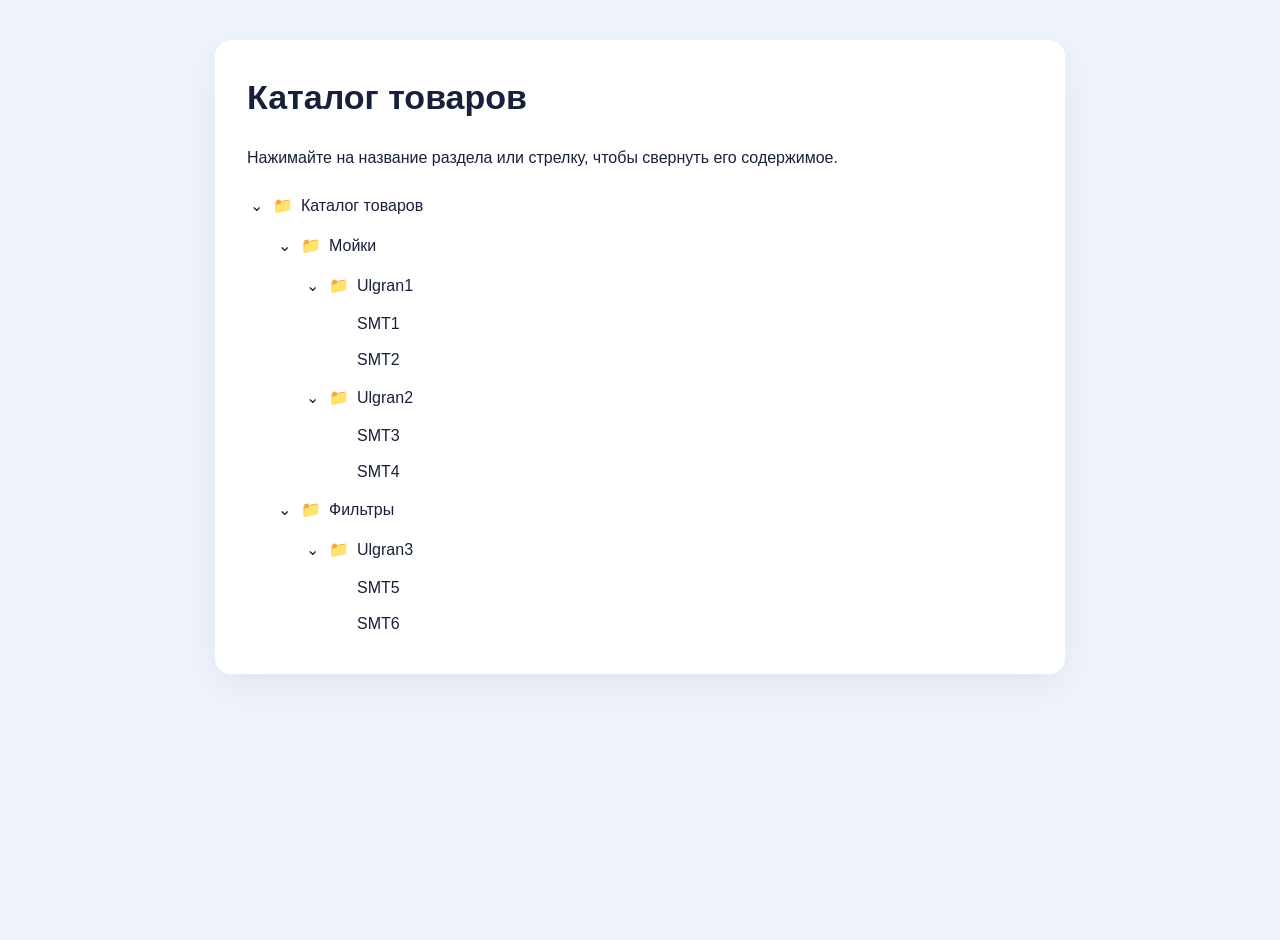
<file: lab-09/9-index.html>
<!DOCTYPE html>
<html lang="ru">
<head>
  <meta charset="UTF-8">
  <meta name="viewport" content="width=device-width, initial-scale=1">
  <title>Каталог товаров — лабораторная 9</title>
  <link rel="stylesheet" href="9-style.css">
  <script src="9-menu.js" defer></script>
</head>
<body><main class="app"><h1>Каталог товаров</h1><p>Нажимайте на название раздела или стрелку, чтобы свернуть его содержимое.</p><ul class="list-items" id="list-items"></ul></main></body>
</html>
</file>
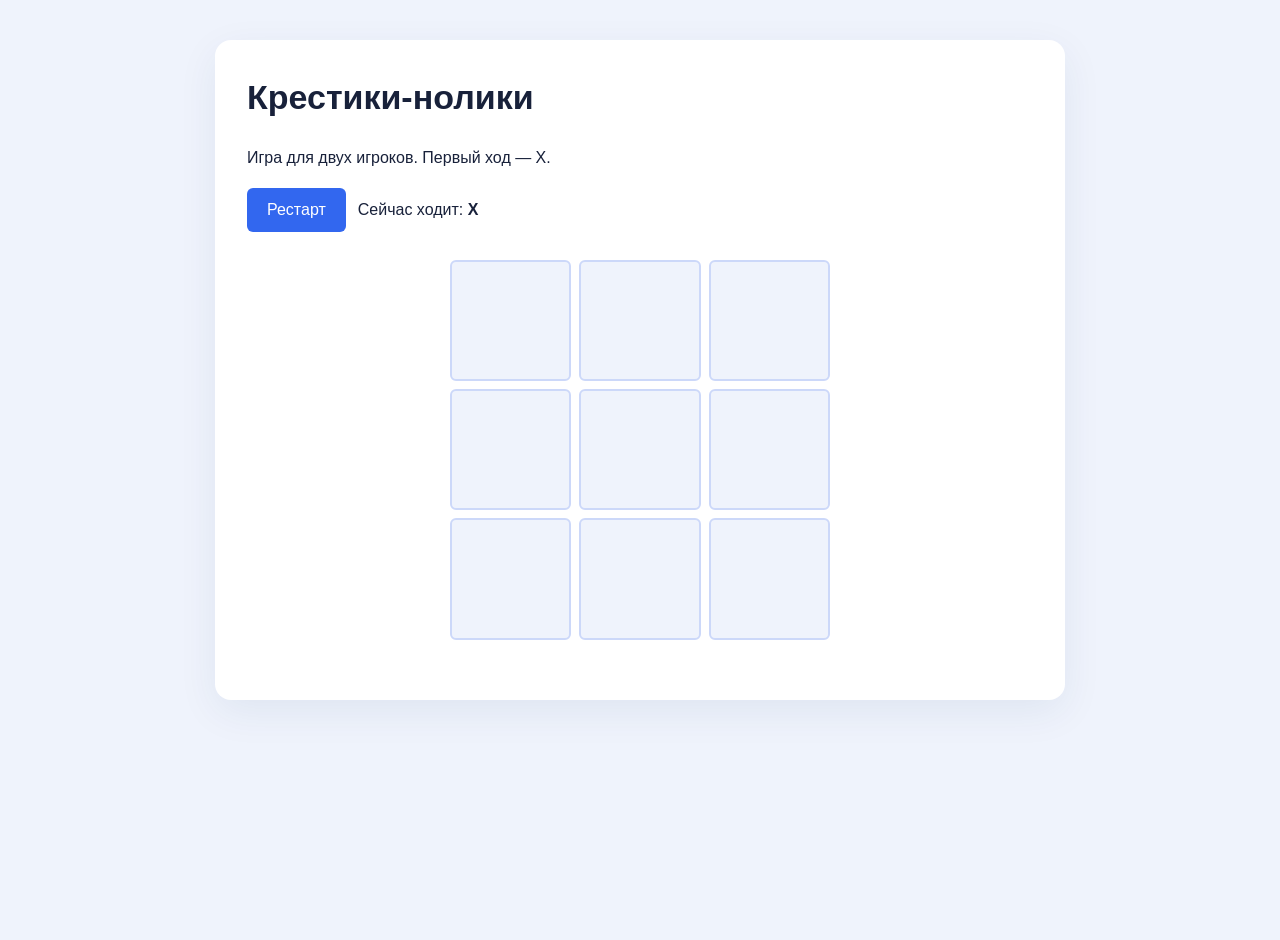
<file: lab-10/10-index.html>
<!DOCTYPE html>
<html lang="ru">
<head>
  <meta charset="UTF-8">
  <meta name="viewport" content="width=device-width, initial-scale=1">
  <title>Крестики-нолики — лабораторная 10</title>
  <link rel="stylesheet" href="10-style.css">
  <script src="10-TicTacToe.js" defer></script>
  <script src="10-main.js" defer></script>
</head>
<body><main class="app"><h1>Крестики-нолики</h1><p>Игра для двух игроков. Первый ход — X.</p><div class="row-controls"><button id="restart-btn">Рестарт</button><span>Сейчас ходит: <strong id="move-value" aria-live="polite"></strong></span></div><div class="tic-tac-toe" id="tic-tac-toe"><button class="tic-tac-toe__ceil" type="button" data-row="1" data-col="1" aria-label="Строка 1, столбец 1"></button>
<button class="tic-tac-toe__ceil" type="button" data-row="1" data-col="2" aria-label="Строка 1, столбец 2"></button>
<button class="tic-tac-toe__ceil" type="button" data-row="1" data-col="3" aria-label="Строка 1, столбец 3"></button>
<button class="tic-tac-toe__ceil" type="button" data-row="2" data-col="1" aria-label="Строка 2, столбец 1"></button>
<button class="tic-tac-toe__ceil" type="button" data-row="2" data-col="2" aria-label="Строка 2, столбец 2"></button>
<button class="tic-tac-toe__ceil" type="button" data-row="2" data-col="3" aria-label="Строка 2, столбец 3"></button>
<button class="tic-tac-toe__ceil" type="button" data-row="3" data-col="1" aria-label="Строка 3, столбец 1"></button>
<button class="tic-tac-toe__ceil" type="button" data-row="3" data-col="2" aria-label="Строка 3, столбец 2"></button>
<button class="tic-tac-toe__ceil" type="button" data-row="3" data-col="3" aria-label="Строка 3, столбец 3"></button></div></main></body>
</html>
</file>
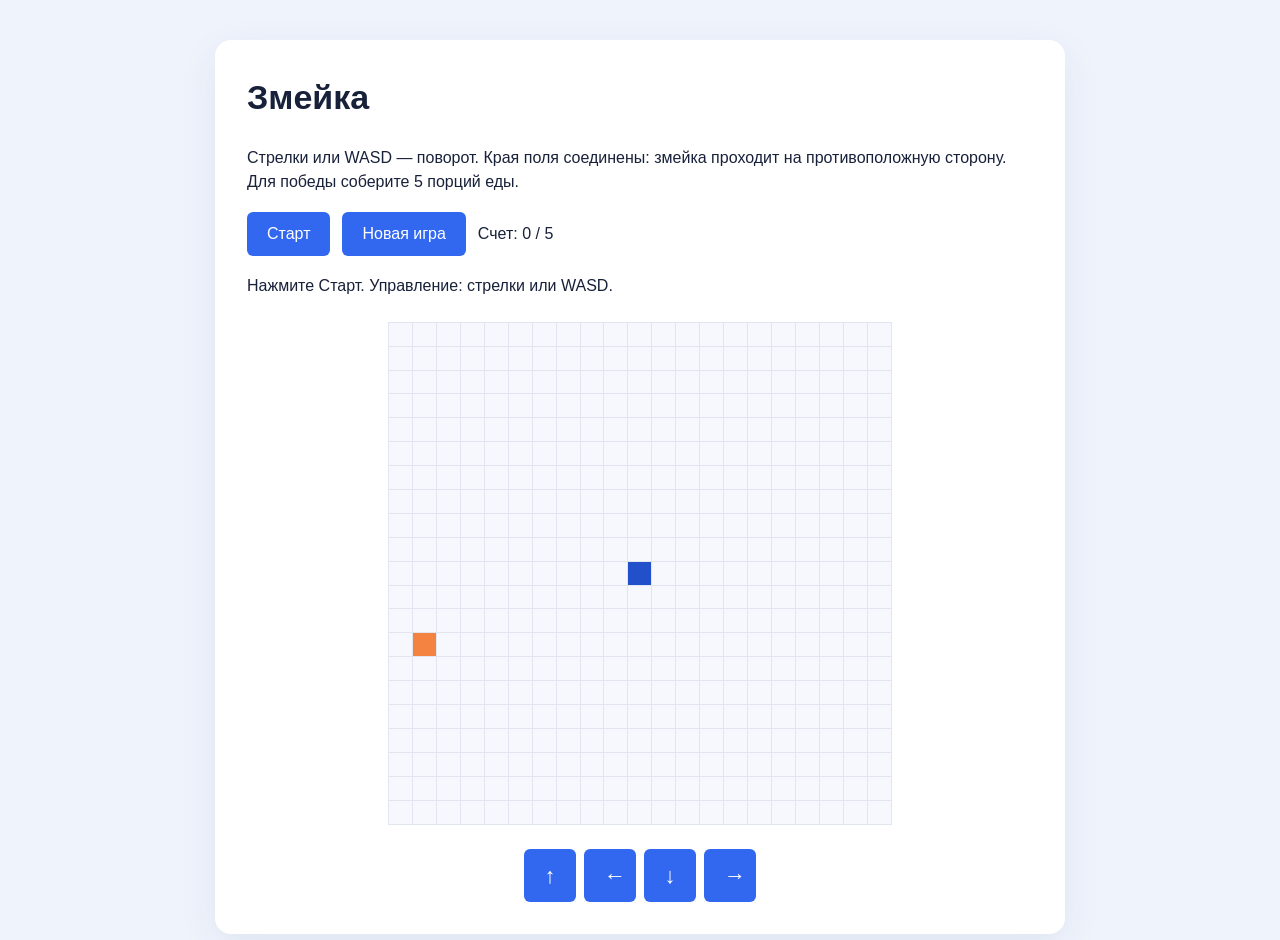
<file: lab-11/11-index.html>
<!DOCTYPE html>
<html lang="ru">
<head>
  <meta charset="UTF-8">
  <meta name="viewport" content="width=device-width, initial-scale=1">
  <title>Змейка — лабораторная 11</title>
  <link rel="stylesheet" href="11-style.css">
  <script src="11-snake.js" defer></script>
  <script src="11-controls.js" defer></script>
</head>
<body><main class="app"><h1>Змейка</h1><p>Стрелки или WASD — поворот. Края поля соединены: змейка проходит на противоположную сторону. Для победы соберите 5 порций еды.</p><div class="row-controls" id="menu"><button id="playButton" class="menuButton">Старт</button><button id="newGameButton" class="menuButton">Новая игра</button><span>Счет: <output id="schet">0</output> / 5</span></div><p id="game-status" role="status"></p><div id="game-wrap"><table id="game" aria-label="Поле игры Змейка"></table></div><div class="direction-controls" aria-label="Управление на телефоне"><button type="button" data-direction="up" aria-label="Вверх">↑</button><button type="button" data-direction="left" aria-label="Влево">←</button><button type="button" data-direction="down" aria-label="Вниз">↓</button><button type="button" data-direction="right" aria-label="Вправо">→</button></div></main></body>
</html>
</file>
<file: lab-04/4-style.css>
/* Laboratory 4: desktop layout. */
* {
    box-sizing: border-box;
}

html {
    scroll-behavior: smooth;
    scroll-padding-top: 100px;
}

body {
    margin: 0;
    min-height: 100vh;
    display: flex;
    flex-direction: column;
    color: #111827;
    background: #f3f4f9;
    font: 16px/1.5 Arial, Helvetica, sans-serif;
}

main {
    flex: 1;
}

a {
    color: inherit;
    text-decoration: none;
}

a:hover {
    color: #3267ef;
}

button, input {
    font: inherit;
}

button, summary {
    cursor: pointer;
}

button:focus-visible, a:focus-visible, input:focus-visible, summary:focus-visible {
    outline: 3px solid #9bbaff;
    outline-offset: 4px;
}

h1, h2, h3, p {
    margin-top: 0;
}

h1 {
    font-size: 38px;
    line-height: 1.3;
}

h2 {
    font-size: 32px;
    line-height: 1.3;
    margin-bottom: 28px;
}

h3 {
    font-size: 22px;
}

ul {
    list-style: none;
    margin: 0;
    padding: 0;
}

.container {
    width: min(1220px, calc(100% - 80px));
    margin-inline: auto;
}

.accent, .logo {
    color: #3267ef;
}

.muted {
    color: #777e8c;
    font-size: 14px;
}

.button {
    display: inline-flex;
    align-items: center;
    justify-content: center;
    min-height: 44px;
    padding: 10px 20px;
    border: 0;
    border-radius: 5px;
    background: #3267ef;
    color: #fff;
    font-size: 14px;
    text-align: center;
}

.button:hover {
    background: #2052c8;
    color: #fff;
}

.section {
    padding-block: 72px;
}

.section-intro {
    max-width: 610px;
}

.site-header {
    position: fixed;
    z-index: 20;
    top: 0;
    left: 0;
    right: 0;
    background: #fff;
    box-shadow: 0 2px 14px #1118270c;
}

.site-header__inner {
    display: flex;
    align-items: center;
    gap: 32px;
    min-height: 72px;
}

.logo {
    font-size: 22px;
    font-weight: 700;
    white-space: nowrap;
}

.site-nav {
    display: flex;
    gap: 20px;
    font-size: 12px;
}

.header-contacts {
    display: flex;
    gap: 16px;
    margin-left: auto;
    font-size: 11px;
    color: #3267ef;
}

.mobile-nav {
    display: none;
}

main {
    padding-top: 72px;
}

.hero {
    overflow: hidden;
}

.hero__inner {
    min-height: 810px;
    display: grid;
    grid-template-columns: 58% 42%;
    position: relative;
}

.hero__content {
    padding-block: 100px 145px;
    position: relative;
    z-index: 2;
}

.hero__content > p {
    max-width: 620px;
    margin-bottom: 54px;
}

.hero__art {
    position: relative;
    overflow: visible;
    min-width: 0;
}

.hero__column {
    position: absolute;
    top: -170px;
    bottom: -170px;
    width: 62%;
    background-size: 100% auto;
    background-repeat: repeat-y;
    transform: rotate(-12deg);
}

.hero__column--left {
    left: 10%;
    background-image: url('assets/4-column-left.webp');
}

.hero__column--right {
    left: 71%;
    background-image: url('assets/4-column-right.webp');
    background-position: center -300px;
}

.contact-form {
    background: #fff;
    border-radius: 10px;
    padding: 28px;
    box-shadow: 0 6px 30px #18203926;
}

.contact-form__title {
    font-size: 20px;
    max-width: 470px;
    margin-bottom: 25px;
}

.contact-form__fields {
    display: grid;
    grid-template-columns: 1fr 1fr auto;
    align-items: end;
    gap: 20px;
}

.contact-form label {
    display: grid;
    gap: 8px;
    color: #89909c;
    font-size: 12px;
    min-width: 0;
}

.contact-form input {
    min-width: 0;
    width: 100%;
    padding: 9px 0;
    border: 0;
    border-bottom: 1px solid #e5e7eb;
    border-radius: 0;
    color: #111827;
    background: #fff;
    font-size: 14px;
}

.contact-form__status {
    margin: 0;
    font-size: 13px;
    color: #3267ef;
}

.contact-form__status:not(:empty) {
    margin-top: 14px;
}

.services, .stages, .faq {
    background: #fff;
}

.services__inner {
    display: grid;
    grid-template-columns: 1.4fr 1fr;
    gap: 120px;
}

.services__technologies > p {
    max-width: 580px;
}

.services__technologies h3 {
    margin-bottom: 8px;
}

.services__list {
    display: grid;
    align-content: center;
    gap: 17px;
}

.services__list a {
    display: flex;
    gap: 25px;
    align-items: center;
}

.services__list span {
    color: #3267ef;
}

.industries__list {
    display: grid;
    grid-auto-flow: column;
    grid-template-rows: repeat(5, auto);
    grid-template-columns: repeat(3, 1fr);
    gap: 24px 35px;
}

.industries__list li {
    display: flex;
    gap: 18px;
    align-items: center;
}

.industries__list span {
    width: 38px;
    height: 38px;
    display: grid;
    place-items: center;
    color: #3267ef;
    background: #fff;
    border-radius: 50%;
}

.cases {
    padding-top: 20px;
}

.cases__navigation {
    display: flex;
    gap: 30px;
    align-items: center;
    margin-block: 45px;
}

.cases__navigation ul {
    display: flex;
    flex: 1;
    flex-wrap: wrap;
    gap: 25px;
    font-size: 13px;
}

.cases__navigation [aria-current] {
    border-bottom: 2px solid #3267ef;
    padding-bottom: 8px;
}

.case {
    display: grid;
    grid-template-columns: 1fr 1fr;
    gap: 55px;
    align-items: center;
}

.case h3 {
    font-size: 32px;
}

.case__tags {
    display: flex;
    gap: 26px;
    margin-block: 28px;
    color: #566786;
}

.stats {
    display: flex;
    gap: 35px;
    margin-block: 36px;
}

.stats dt {
    font-size: 28px;
    font-weight: 700;
    white-space: nowrap;
}

.stats dd {
    margin: 3px 0 0;
    color: #8b909b;
    font-size: 12px;
}

.store-badges {
    display: flex;
    gap: 12px;
}

.store-badges a {
    color: #fff;
    background: #050505;
    border-radius: 5px;
    padding: 6px 16px;
    font-size: 9px;
    line-height: 1.2;
}

.store-badges strong {
    font-size: 19px;
}

.reference-art {
    background-image: url('assets/4-reference.jpg');
    background-repeat: no-repeat;
}

.reference-art--case {
    aspect-ratio: 1.352941;
    background-size: 266.086957% auto;
    background-position: 87.958115% 40.167364%;
}

.reference-art--team {
    aspect-ratio: 1.402299;
    background-size: 250.819672% auto;
    background-position: 85.869565% 71.751886%;
}

.reference-art--book {
    aspect-ratio: 0.808511;
    width: 270px;
    margin-inline: auto;
    background-size: 402.631579% auto;
    background-position: 82.608696% 82.293423%;
}

.project, .book {
    color: #fff;
    background: #2e60ed;
}

.project__inner {
    display: grid;
    grid-template-columns: 1fr 1.35fr;
    gap: 55px;
    align-items: center;
}

.project p {
    max-width: 430px;
}

.project .contact-form__fields {
    grid-template-columns: 1fr 1fr;
}

.project .button {
    grid-column: 2;
    justify-self: end;
}

.stages__list {
    list-style: none;
    padding: 0;
    margin: 0;
    display: grid;
    grid-auto-flow: column;
    grid-template-rows: repeat(3, 1fr);
    grid-template-columns: 1fr 1fr;
    gap: 22px 230px;
    counter-reset: stage;
}

.stage {
    position: relative;
    padding: 28px;
    border-radius: 10px;
    background: #fff;
    box-shadow: 0 4px 25px #11182712;
    height: 100%;
    counter-increment: stage;
    overflow: hidden;
}

.stage::after {
    content: counter(stage);
    position: absolute;
    right: 12px;
    bottom: -28px;
    font-size: 150px;
    line-height: 1;
    font-weight: 700;
    color: #f4f5fa;
}

.stage h3, .stage p {
    position: relative;
    z-index: 1;
}

.stage h3 {
    font-size: 20px;
    display: flex;
    gap: 20px;
    align-items: center;
}

.stage h3 span {
    color: #3267ef;
    font-size: 32px;
}

.stage p {
    font-size: 14px;
    margin-bottom: 0;
}

.team__inner {
    display: grid;
    grid-template-columns: 1fr 1fr;
    gap: 55px;
    align-items: center;
}

.book__inner {
    display: grid;
    grid-template-columns: 1fr 1fr;
    gap: 80px;
    align-items: center;
}

.book .contact-form {
    max-width: 550px;
}

.book .contact-form__fields {
    grid-template-columns: 1fr 1fr;
}

.contact-form__email {
    grid-column: 1 / -1;
}

.book .button {
    grid-column: 1 / -1;
    justify-self: end;
}

.faq__list {
    display: grid;
    grid-template-columns: 1fr 1fr;
    gap: 0 35px;
}

.faq details {
    border-top: 1px solid #e5e7eb;
    padding-block: 25px;
}

.faq summary {
    list-style: none;
    display: flex;
    justify-content: space-between;
    gap: 24px;
    font-weight: 700;
}

.faq summary::-webkit-details-marker {
    display: none;
}

.faq summary::after {
    content: '+';
    color: #3267ef;
    font-size: 24px;
    font-weight: 400;
}

.faq details[open] summary::after {
    content: '−';
}

.faq details p {
    margin-top: 18px;
    font-size: 14px;
    color: #656d7b;
}

.site-footer {
    background: #101728;
    color: #d8dde8;
    padding-block: 45px 25px;
}

.site-footer .logo {
    display: block;
    text-align: center;
    color: #fff;
    padding-bottom: 20px;
    border-bottom: 1px solid #344056;
}

.footer-contacts {
    display: flex;
    justify-content: space-between;
    gap: 24px;
    padding-block: 25px;
    font-style: normal;
    font-size: 14px;
}

.site-footer__bottom {
    display: flex;
    justify-content: center;
    flex-wrap: wrap;
    gap: 35px;
    font-size: 12px;
    color: #8b94a8;
}

.site-footer__bottom p {
    margin: 0;
}

/* Exact image dimensions make the loop seamless. */
.hero__column {
    --tile-width: 250px;
    width: var(--tile-width);
    background-size: var(--tile-width) auto;
}

@media (max-width: 768px) {
    .hero__column {
        --tile-width: 200px;
    }
}

@media (max-width: 480px) {
    .hero__column {
        --tile-width: 160px;
    }
}
</file>
<file: lab-05/5-style.css>
* {
    box-sizing: border-box;
}

html {
    scroll-behavior: smooth;
    scroll-padding-top: 100px;
}

body {
    margin: 0;
    min-height: 100vh;
    display: flex;
    flex-direction: column;
    color: #111827;
    background: #f3f4f9;
    font: 16px/1.5 Arial, Helvetica, sans-serif;
}

main {
    flex: 1;
}

a {
    color: inherit;
    text-decoration: none;
}

a:hover {
    color: #3267ef;
}

button, input {
    font: inherit;
}

button, summary {
    cursor: pointer;
}

button:focus-visible, a:focus-visible, input:focus-visible, summary:focus-visible {
    outline: 3px solid #9bbaff;
    outline-offset: 4px;
}

h1, h2, h3, p {
    margin-top: 0;
}

h1 {
    font-size: 38px;
    line-height: 1.3;
}

h2 {
    font-size: 32px;
    line-height: 1.3;
    margin-bottom: 28px;
}

h3 {
    font-size: 22px;
}

ul {
    list-style: none;
    margin: 0;
    padding: 0;
}

.container {
    width: min(1220px, calc(100% - 80px));
    margin-inline: auto;
}

.accent, .logo {
    color: #3267ef;
}

.muted {
    color: #777e8c;
    font-size: 14px;
}

.button {
    display: inline-flex;
    align-items: center;
    justify-content: center;
    min-height: 44px;
    padding: 10px 20px;
    border: 0;
    border-radius: 5px;
    background: #3267ef;
    color: #fff;
    font-size: 14px;
    text-align: center;
}

.button:hover {
    background: #2052c8;
    color: #fff;
}

.section {
    padding-block: 72px;
}

.section-intro {
    max-width: 610px;
}

.site-header {
    position: fixed;
    z-index: 20;
    top: 0;
    left: 0;
    right: 0;
    background: #fff;
    box-shadow: 0 2px 14px #1118270c;
}

.site-header__inner {
    display: flex;
    align-items: center;
    gap: 32px;
    min-height: 72px;
}

.logo {
    font-size: 22px;
    font-weight: 700;
    white-space: nowrap;
}

.site-nav {
    display: flex;
    gap: 20px;
    font-size: 12px;
}

.header-contacts {
    display: flex;
    gap: 16px;
    margin-left: auto;
    font-size: 11px;
    color: #3267ef;
}

.mobile-nav {
    display: none;
}

main {
    padding-top: 72px;
}

.hero {
    overflow: hidden;
}

.hero__inner {
    min-height: 810px;
    display: grid;
    grid-template-columns: 58% 42%;
    position: relative;
}

.hero__content {
    padding-block: 100px 145px;
    position: relative;
    z-index: 2;
}

.hero__content > p {
    max-width: 620px;
    margin-bottom: 54px;
}

.hero__art {
    position: relative;
    overflow: visible;
    min-width: 0;
}

.hero__column {
    position: absolute;
    top: -170px;
    bottom: -170px;
    width: 62%;
    background-size: 100% auto;
    background-repeat: repeat-y;
    transform: rotate(-12deg);
}

.hero__column--left {
    left: 10%;
    background-image: url('assets/5-column-left.webp');
}

.hero__column--right {
    left: 71%;
    background-image: url('assets/5-column-right.webp');
    background-position: center -300px;
}

.contact-form {
    background: #fff;
    border-radius: 10px;
    padding: 28px;
    box-shadow: 0 6px 30px #18203926;
}

.contact-form__title {
    font-size: 20px;
    max-width: 470px;
    margin-bottom: 25px;
}

.contact-form__fields {
    display: grid;
    grid-template-columns: 1fr 1fr auto;
    align-items: end;
    gap: 20px;
}

.contact-form label {
    display: grid;
    gap: 8px;
    color: #89909c;
    font-size: 12px;
    min-width: 0;
}

.contact-form input {
    min-width: 0;
    width: 100%;
    padding: 9px 0;
    border: 0;
    border-bottom: 1px solid #e5e7eb;
    border-radius: 0;
    color: #111827;
    background: #fff;
    font-size: 14px;
}

.contact-form__status {
    margin: 0;
    font-size: 13px;
    color: #3267ef;
}

.contact-form__status:not(:empty) {
    margin-top: 14px;
}

.services, .stages, .faq {
    background: #fff;
}

.services__inner {
    display: grid;
    grid-template-columns: 1.4fr 1fr;
    gap: 120px;
}

.services__technologies > p {
    max-width: 580px;
}

.services__technologies h3 {
    margin-bottom: 8px;
}

.services__list {
    display: grid;
    align-content: center;
    gap: 17px;
}

.services__list a {
    display: flex;
    gap: 25px;
    align-items: center;
}

.services__list span {
    color: #3267ef;
}

.industries__list {
    display: grid;
    grid-auto-flow: column;
    grid-template-rows: repeat(5, auto);
    grid-template-columns: repeat(3, 1fr);
    gap: 24px 35px;
}

.industries__list li {
    display: flex;
    gap: 18px;
    align-items: center;
}

.industries__list span {
    width: 38px;
    height: 38px;
    display: grid;
    place-items: center;
    color: #3267ef;
    background: #fff;
    border-radius: 50%;
}

.cases {
    padding-top: 20px;
}

.cases__navigation {
    display: flex;
    gap: 30px;
    align-items: center;
    margin-block: 45px;
}

.cases__navigation ul {
    display: flex;
    flex: 1;
    flex-wrap: wrap;
    gap: 25px;
    font-size: 13px;
}

.cases__navigation [aria-current] {
    border-bottom: 2px solid #3267ef;
    padding-bottom: 8px;
}

.case {
    display: grid;
    grid-template-columns: 1fr 1fr;
    gap: 55px;
    align-items: center;
}

.case h3 {
    font-size: 32px;
}

.case__tags {
    display: flex;
    gap: 26px;
    margin-block: 28px;
    color: #566786;
}

.stats {
    display: flex;
    gap: 35px;
    margin-block: 36px;
}

.stats dt {
    font-size: 28px;
    font-weight: 700;
    white-space: nowrap;
}

.stats dd {
    margin: 3px 0 0;
    color: #8b909b;
    font-size: 12px;
}

.store-badges {
    display: flex;
    gap: 12px;
}

.store-badges a {
    color: #fff;
    background: #050505;
    border-radius: 5px;
    padding: 6px 16px;
    font-size: 9px;
    line-height: 1.2;
}

.store-badges strong {
    font-size: 19px;
}

.reference-art {
    background-image: url('assets/5-reference.jpg');
    background-repeat: no-repeat;
}

.reference-art--case {
    aspect-ratio: 1.352941;
    background-size: 266.086957% auto;
    background-position: 87.958115% 40.167364%;
}

.reference-art--team {
    aspect-ratio: 1.402299;
    background-size: 250.819672% auto;
    background-position: 85.869565% 71.751886%;
}

.reference-art--book {
    aspect-ratio: 0.808511;
    width: 270px;
    margin-inline: auto;
    background-size: 402.631579% auto;
    background-position: 82.608696% 82.293423%;
}

.project, .book {
    color: #fff;
    background: #2e60ed;
}

.project__inner {
    display: grid;
    grid-template-columns: 1fr 1.35fr;
    gap: 55px;
    align-items: center;
}

.project p {
    max-width: 430px;
}

.project .contact-form__fields {
    grid-template-columns: 1fr 1fr;
}

.project .button {
    grid-column: 2;
    justify-self: end;
}

.stages__list {
    list-style: none;
    padding: 0;
    margin: 0;
    display: grid;
    grid-auto-flow: column;
    grid-template-rows: repeat(3, 1fr);
    grid-template-columns: 1fr 1fr;
    gap: 22px 230px;
    counter-reset: stage;
}

.stage {
    position: relative;
    padding: 28px;
    border-radius: 10px;
    background: #fff;
    box-shadow: 0 4px 25px #11182712;
    height: 100%;
    counter-increment: stage;
    overflow: hidden;
}

.stage::after {
    content: counter(stage);
    position: absolute;
    right: 12px;
    bottom: -28px;
    font-size: 150px;
    line-height: 1;
    font-weight: 700;
    color: #f4f5fa;
}

.stage h3, .stage p {
    position: relative;
    z-index: 1;
}

.stage h3 {
    font-size: 20px;
    display: flex;
    gap: 20px;
    align-items: center;
}

.stage h3 span {
    color: #3267ef;
    font-size: 32px;
}

.stage p {
    font-size: 14px;
    margin-bottom: 0;
}

.team__inner {
    display: grid;
    grid-template-columns: 1fr 1fr;
    gap: 55px;
    align-items: center;
}

.book__inner {
    display: grid;
    grid-template-columns: 1fr 1fr;
    gap: 80px;
    align-items: center;
}

.book .contact-form {
    max-width: 550px;
}

.book .contact-form__fields {
    grid-template-columns: 1fr 1fr;
}

.contact-form__email {
    grid-column: 1 / -1;
}

.book .button {
    grid-column: 1 / -1;
    justify-self: end;
}

.faq__list {
    display: grid;
    grid-template-columns: 1fr 1fr;
    gap: 0 35px;
}

.faq details {
    border-top: 1px solid #e5e7eb;
    padding-block: 25px;
}

.faq summary {
    list-style: none;
    display: flex;
    justify-content: space-between;
    gap: 24px;
    font-weight: 700;
}

.faq summary::-webkit-details-marker {
    display: none;
}

.faq summary::after {
    content: '+';
    color: #3267ef;
    font-size: 24px;
    font-weight: 400;
}

.faq details[open] summary::after {
    content: '−';
}

.faq details p {
    margin-top: 18px;
    font-size: 14px;
    color: #656d7b;
}

.site-footer {
    background: #101728;
    color: #d8dde8;
    padding-block: 45px 25px;
}

.site-footer .logo {
    display: block;
    text-align: center;
    color: #fff;
    padding-bottom: 20px;
    border-bottom: 1px solid #344056;
}

.footer-contacts {
    display: flex;
    justify-content: space-between;
    gap: 24px;
    padding-block: 25px;
    font-style: normal;
    font-size: 14px;
}

.site-footer__bottom {
    display: flex;
    justify-content: center;
    flex-wrap: wrap;
    gap: 35px;
    font-size: 12px;
    color: #8b94a8;
}

.site-footer__bottom p {
    margin: 0;
}

/* Three breakpoints: 1200, 768 and 480 px. */
@media (max-width: 1200px) {
    .container {
        width: calc(100% - 48px);
    }

    .site-header__inner {
        gap: 20px;
    }

    .site-nav {
        gap: 13px;
    }

    .header-contacts li:nth-child(2) {
        display: none;
    }

    h1 {
        font-size: 32px;
    }

    .hero__inner {
        grid-template-columns: 57% 43%;
        min-height: 730px;
    }

    .hero__content {
        padding-block: 65px;
    }

    .hero .contact-form__fields {
        grid-template-columns: 1fr 1fr;
    }

    .hero .button {
        grid-column: 1 / -1;
        justify-self: start;
    }

    .services__inner {
        gap: 70px;
    }

    .stages__list {
        gap: 22px 50px;
    }

    .stats {
        gap: 25px;
    }

    .stats dt {
        font-size: 24px;
    }

    .project__inner {
        grid-template-columns: 1fr 1.2fr;
        gap: 35px;
    }
}

@media (max-width: 768px) {
    .container {
        width: calc(100% - 40px);
    }

    .site-header__inner {
        min-height: 64px;
        justify-content: space-between;
    }

    main {
        padding-top: 64px;
    }

    .site-nav, .header-contacts li {
        display: none;
    }

    .header-contacts li:last-child {
        display: block;
    }

    .header-contacts {
        margin: 0;
        font-size: 10px;
    }

    .logo {
        font-size: 18px;
    }

    .mobile-nav {
        display: block;
        order: -1;
    }

    .mobile-nav summary {
        list-style: none;
        font-size: 28px;
        color: #3267ef;
    }

    .mobile-nav summary::-webkit-details-marker {
        display: none;
    }

    .mobile-nav nav {
        position: absolute;
        top: 64px;
        left: 0;
        right: 0;
        display: grid;
        text-align: center;
        gap: 22px;
        background: #fff;
        padding: 35px;
        box-shadow: 0 16px 20px #11182718;
    }

    h1 {
        font-size: 28px;
    }

    h2 {
        font-size: 26px;
    }

    .section {
        padding-block: 45px;
    }

    .hero__inner {
        grid-template-columns: 60% 40%;
        min-height: 650px;
    }

    .hero__content {
        padding-block: 40px;
    }

    .hero__content > p {
        font-size: 14px;
        margin-bottom: 28px;
    }

    .contact-form {
        padding: 22px;
    }

    .contact-form__title {
        font-size: 16px;
    }

    .hero .contact-form__fields {
        grid-template-columns: 1fr;
        gap: 18px;
    }

    .hero__column {
        width: 90%;
    }

    .hero__column--left {
        left: 15%;
    }

    .hero__column--right {
        left: 104%;
    }

    .services__inner {
        grid-template-columns: 1.2fr 1fr;
        gap: 35px;
    }

    .services__technologies p {
        font-size: 13px;
    }

    .industries__list {
        grid-auto-flow: row;
        grid-template-columns: 1fr 1fr;
        grid-template-rows: none;
        gap: 18px;
        font-size: 14px;
    }

    .industries__list li {
        gap: 12px;
    }

    .cases__navigation {
        flex-wrap: wrap;
        gap: 24px;
    }

    .cases__navigation ul {
        flex-basis: 100%;
        gap: 20px;
    }

    .case {
        grid-template-columns: 1fr;
        gap: 25px;
    }

    .case .reference-art {
        grid-row: 1;
        max-width: 520px;
        width: 100%;
        justify-self: center;
    }

    .case h3 {
        font-size: 26px;
    }

    .project__inner {
        grid-template-columns: 1fr;
        gap: 25px;
    }

    .stages__list {
        grid-auto-flow: row;
        grid-template-columns: 1fr;
        grid-template-rows: none;
    }

    .team__inner {
        grid-template-columns: 1fr;
        gap: 24px;
    }

    .team .reference-art {
        max-width: 560px;
        width: 100%;
        justify-self: center;
    }

    .book__inner {
        grid-template-columns: 1.4fr 1fr;
        gap: 25px;
    }

    .book .contact-form__fields {
        grid-template-columns: 1fr;
    }

    .reference-art--book {
        width: 100%;
    }

    .faq__list {
        grid-template-columns: 1fr;
    }

    .footer-contacts {
        flex-wrap: wrap;
        justify-content: center;
        text-align: center;
    }
}

@media (max-width: 480px) {
    .container {
        width: calc(100% - 32px);
    }

    .header-contacts {
        display: none;
    }

    .site-header__inner {
        justify-content: initial;
    }

    .site-header .logo {
        margin-inline: auto;
    }

    h1 {
        font-size: 27px;
    }

    h2 {
        font-size: 24px;
    }

    .section {
        padding-block: 36px;
    }

    .hero__inner {
        display: flex;
        flex-direction: column;
        min-height: 0;
    }

    .hero__content {
        padding-block: 28px;
        display: contents;
    }

    .hero h1 {
        margin-top: 28px;
    }

    .hero__content > p {
        margin-bottom: 20px;
    }

    .hero__art {
        order: 1;
        height: 330px;
        overflow: hidden;
        margin-inline: -16px;
    }

    .hero__column {
        width: 45%;
        top: -230px;
        bottom: -230px;
    }

    .hero__column--left {
        left: 7%;
    }

    .hero__column--right {
        left: 57%;
    }

    .hero .contact-form {
        order: 2;
        margin-block: 20px 30px;
    }

    .contact-form__fields, .project .contact-form__fields {
        grid-template-columns: 1fr;
    }

    .project .button {
        grid-column: 1;
        justify-self: stretch;
    }

    .services__inner {
        grid-template-columns: 1fr;
        gap: 22px;
    }

    .services__list {
        gap: 13px;
    }

    .industries__list {
        font-size: 12px;
        gap: 15px 10px;
    }

    .industries__list span {
        flex-shrink: 0;
        width: 28px;
        height: 28px;
    }

    .industries__list li {
        gap: 7px;
    }

    .cases__navigation ul {
        flex-wrap: nowrap;
        overflow-x: auto;
        padding-bottom: 15px;
    }

    .cases__navigation li {
        flex-shrink: 0;
    }

    .case__tags {
        font-size: 13px;
    }

    .stats {
        justify-content: space-between;
        gap: 12px;
    }

    .stats dt {
        font-size: 23px;
    }

    .stats dd {
        font-size: 11px;
    }

    .book__inner {
        grid-template-columns: 1fr;
    }

    .reference-art--book {
        width: 190px;
    }

    .book .button {
        justify-self: stretch;
    }

    .footer-contacts {
        display: grid;
        gap: 18px;
    }

    .site-footer__bottom {
        gap: 15px;
    }
}

/* Exact image dimensions make the loop seamless. */
.hero__column {
    --tile-width: 250px;
    width: var(--tile-width);
    background-size: var(--tile-width) auto;
}

@media (max-width: 768px) {
    .hero__column {
        --tile-width: 200px;
    }
}

@media (max-width: 480px) {
    .hero__column {
        --tile-width: 160px;
    }
}
</file>
<file: lab-06/6-style.css>
@charset "UTF-8";
/* Laboratory 6: desktop layout. */
* {
  box-sizing: border-box;
}

html {
  scroll-behavior: smooth;
  scroll-padding-top: 100px;
}

body {
  margin: 0;
  min-height: 100vh;
  display: flex;
  flex-direction: column;
  color: #111827;
  background: #f3f4f9;
  font: 16px/1.5 Arial, Helvetica, sans-serif;
}

main {
  flex: 1;
}

a {
  color: inherit;
  text-decoration: none;
}

a:hover {
  color: #3267ef;
}

button, input {
  font: inherit;
}

button, summary {
  cursor: pointer;
}

button:focus-visible, a:focus-visible, input:focus-visible, summary:focus-visible {
  outline: 3px solid #9bbaff;
  outline-offset: 4px;
}

h1, h2, h3, p {
  margin-top: 0;
}

h1 {
  font-size: 38px;
  line-height: 1.3;
}

h2 {
  font-size: 32px;
  line-height: 1.3;
  margin-bottom: 28px;
}

h3 {
  font-size: 22px;
}

ul {
  list-style: none;
  margin: 0;
  padding: 0;
}

.container {
  width: min(1220px, 100% - 80px);
  margin-inline: auto;
}

.accent, .logo {
  color: #3267ef;
}

.muted {
  color: #777e8c;
  font-size: 14px;
}

.button {
  display: inline-flex;
  align-items: center;
  justify-content: center;
  min-height: 44px;
  padding: 10px 20px;
  border: 0;
  border-radius: 5px;
  background: #3267ef;
  color: #fff;
  font-size: 14px;
  text-align: center;
}

.button:hover {
  background: #2052c8;
  color: #fff;
}

.section {
  padding-block: 72px;
}

.section-intro {
  max-width: 610px;
}

.site-header {
  position: fixed;
  z-index: 20;
  top: 0;
  left: 0;
  right: 0;
  background: #fff;
  box-shadow: 0 2px 14px rgba(17, 24, 39, 0.0470588235);
}

.site-header__inner {
  display: flex;
  align-items: center;
  gap: 32px;
  min-height: 72px;
}

.logo {
  font-size: 22px;
  font-weight: 700;
  white-space: nowrap;
}

.site-nav {
  display: flex;
  gap: 20px;
  font-size: 12px;
}

.header-contacts {
  display: flex;
  gap: 16px;
  margin-left: auto;
  font-size: 11px;
  color: #3267ef;
}

.mobile-nav {
  display: none;
}

main {
  padding-top: 72px;
}

.hero {
  overflow: hidden;
}

.hero__inner {
  min-height: 810px;
  display: grid;
  grid-template-columns: 58% 42%;
  position: relative;
}

.hero__content {
  padding-block: 100px 145px;
  position: relative;
  z-index: 2;
}

.hero__content > p {
  max-width: 620px;
  margin-bottom: 54px;
}

.hero__art {
  position: relative;
  overflow: visible;
  min-width: 0;
}

.hero__column {
  position: absolute;
  top: -170px;
  bottom: -170px;
  width: 62%;
  background-size: 100% auto;
  background-repeat: repeat-y;
  transform: rotate(-12deg);
}

.hero__column--left {
  left: 10%;
  background-image: url("assets/6-column-left.webp");
}

.hero__column--right {
  left: 71%;
  background-image: url("assets/6-column-right.webp");
  background-position: center -300px;
}

.contact-form {
  background: #fff;
  border-radius: 10px;
  padding: 28px;
  box-shadow: 0 6px 30px rgba(24, 32, 57, 0.1490196078);
}

.contact-form__title {
  font-size: 20px;
  max-width: 470px;
  margin-bottom: 25px;
}

.contact-form__fields {
  display: grid;
  grid-template-columns: 1fr 1fr auto;
  align-items: end;
  gap: 20px;
}

.contact-form label {
  display: grid;
  gap: 8px;
  color: #89909c;
  font-size: 12px;
  min-width: 0;
}

.contact-form input {
  min-width: 0;
  width: 100%;
  padding: 9px 0;
  border: 0;
  border-bottom: 1px solid #e5e7eb;
  border-radius: 0;
  color: #111827;
  background: #fff;
  font-size: 14px;
}

.contact-form__status {
  margin: 0;
  font-size: 13px;
  color: #3267ef;
}

.contact-form__status:not(:empty) {
  margin-top: 14px;
}

.services, .stages, .faq {
  background: #fff;
}

.services__inner {
  display: grid;
  grid-template-columns: 1.4fr 1fr;
  gap: 120px;
}

.services__technologies > p {
  max-width: 580px;
}

.services__technologies h3 {
  margin-bottom: 8px;
}

.services__list {
  display: grid;
  align-content: center;
  gap: 17px;
}

.services__list a {
  display: flex;
  gap: 25px;
  align-items: center;
}

.services__list span {
  color: #3267ef;
}

.industries__list {
  display: grid;
  grid-auto-flow: column;
  grid-template-rows: repeat(5, auto);
  grid-template-columns: repeat(3, 1fr);
  gap: 24px 35px;
}

.industries__list li {
  display: flex;
  gap: 18px;
  align-items: center;
}

.industries__list span {
  width: 38px;
  height: 38px;
  display: grid;
  place-items: center;
  color: #3267ef;
  background: #fff;
  border-radius: 50%;
}

.cases {
  padding-top: 20px;
}

.cases__navigation {
  display: flex;
  gap: 30px;
  align-items: center;
  margin-block: 45px;
}

.cases__navigation ul {
  display: flex;
  flex: 1;
  flex-wrap: wrap;
  gap: 25px;
  font-size: 13px;
}

.cases__navigation [aria-current] {
  border-bottom: 2px solid #3267ef;
  padding-bottom: 8px;
}

.case {
  display: grid;
  grid-template-columns: 1fr 1fr;
  gap: 55px;
  align-items: center;
}

.case h3 {
  font-size: 32px;
}

.case__tags {
  display: flex;
  gap: 26px;
  margin-block: 28px;
  color: #566786;
}

.stats {
  display: flex;
  gap: 35px;
  margin-block: 36px;
}

.stats dt {
  font-size: 28px;
  font-weight: 700;
  white-space: nowrap;
}

.stats dd {
  margin: 3px 0 0;
  color: #8b909b;
  font-size: 12px;
}

.store-badges {
  display: flex;
  gap: 12px;
}

.store-badges a {
  color: #fff;
  background: #050505;
  border-radius: 5px;
  padding: 6px 16px;
  font-size: 9px;
  line-height: 1.2;
}

.store-badges strong {
  font-size: 19px;
}

.reference-art {
  background-image: url("assets/6-reference.jpg");
  background-repeat: no-repeat;
}

.reference-art--case {
  aspect-ratio: 1.352941;
  background-size: 266.086957% auto;
  background-position: 87.958115% 40.167364%;
}

.reference-art--team {
  aspect-ratio: 1.402299;
  background-size: 250.819672% auto;
  background-position: 85.869565% 71.751886%;
}

.reference-art--book {
  aspect-ratio: 0.808511;
  width: 270px;
  margin-inline: auto;
  background-size: 402.631579% auto;
  background-position: 82.608696% 82.293423%;
}

.project, .book {
  color: #fff;
  background: #2e60ed;
}

.project__inner {
  display: grid;
  grid-template-columns: 1fr 1.35fr;
  gap: 55px;
  align-items: center;
}

.project p {
  max-width: 430px;
}

.project .contact-form__fields {
  grid-template-columns: 1fr 1fr;
}

.project .button {
  grid-column: 2;
  justify-self: end;
}

.stages__list {
  list-style: none;
  padding: 0;
  margin: 0;
  display: grid;
  grid-auto-flow: column;
  grid-template-rows: repeat(3, 1fr);
  grid-template-columns: 1fr 1fr;
  gap: 22px 230px;
  counter-reset: stage;
}

.stage {
  position: relative;
  padding: 28px;
  border-radius: 10px;
  background: #fff;
  box-shadow: 0 4px 25px rgba(17, 24, 39, 0.0705882353);
  height: 100%;
  counter-increment: stage;
  overflow: hidden;
}

.stage::after {
  content: counter(stage);
  position: absolute;
  right: 12px;
  bottom: -28px;
  font-size: 150px;
  line-height: 1;
  font-weight: 700;
  color: #f4f5fa;
}

.stage h3, .stage p {
  position: relative;
  z-index: 1;
}

.stage h3 {
  font-size: 20px;
  display: flex;
  gap: 20px;
  align-items: center;
}

.stage h3 span {
  color: #3267ef;
  font-size: 32px;
}

.stage p {
  font-size: 14px;
  margin-bottom: 0;
}

.team__inner {
  display: grid;
  grid-template-columns: 1fr 1fr;
  gap: 55px;
  align-items: center;
}

.book__inner {
  display: grid;
  grid-template-columns: 1fr 1fr;
  gap: 80px;
  align-items: center;
}

.book .contact-form {
  max-width: 550px;
}

.book .contact-form__fields {
  grid-template-columns: 1fr 1fr;
}

.contact-form__email {
  grid-column: 1/-1;
}

.book .button {
  grid-column: 1/-1;
  justify-self: end;
}

.faq__list {
  display: grid;
  grid-template-columns: 1fr 1fr;
  gap: 0 35px;
}

.faq details {
  border-top: 1px solid #e5e7eb;
  padding-block: 25px;
}

.faq summary {
  list-style: none;
  display: flex;
  justify-content: space-between;
  gap: 24px;
  font-weight: 700;
}

.faq summary::-webkit-details-marker {
  display: none;
}

.faq summary::after {
  content: "+";
  color: #3267ef;
  font-size: 24px;
  font-weight: 400;
}

.faq details[open] summary::after {
  content: "−";
}

.faq details p {
  margin-top: 18px;
  font-size: 14px;
  color: #656d7b;
}

.site-footer {
  background: #101728;
  color: #d8dde8;
  padding-block: 45px 25px;
}

.site-footer .logo {
  display: block;
  text-align: center;
  color: #fff;
  padding-bottom: 20px;
  border-bottom: 1px solid #344056;
}

.footer-contacts {
  display: flex;
  justify-content: space-between;
  gap: 24px;
  padding-block: 25px;
  font-style: normal;
  font-size: 14px;
}

.site-footer__bottom {
  display: flex;
  justify-content: center;
  flex-wrap: wrap;
  gap: 35px;
  font-size: 12px;
  color: #8b94a8;
}

.site-footer__bottom p {
  margin: 0;
}

/* Three breakpoints: 1200, 768 and 480 px. */
@media (max-width: 1200px) {
  .container {
    width: calc(100% - 48px);
  }
  .site-header__inner {
    gap: 20px;
  }
  .site-nav {
    gap: 13px;
  }
  .header-contacts li:nth-child(2) {
    display: none;
  }
  h1 {
    font-size: 32px;
  }
  .hero__inner {
    grid-template-columns: 57% 43%;
    min-height: 730px;
  }
  .hero__content {
    padding-block: 65px;
  }
  .hero .contact-form__fields {
    grid-template-columns: 1fr 1fr;
  }
  .hero .button {
    grid-column: 1/-1;
    justify-self: start;
  }
  .services__inner {
    gap: 70px;
  }
  .stages__list {
    gap: 22px 50px;
  }
  .stats {
    gap: 25px;
  }
  .stats dt {
    font-size: 24px;
  }
  .project__inner {
    grid-template-columns: 1fr 1.2fr;
    gap: 35px;
  }
}
@media (max-width: 768px) {
  .container {
    width: calc(100% - 40px);
  }
  .site-header__inner {
    min-height: 64px;
    justify-content: space-between;
  }
  main {
    padding-top: 64px;
  }
  .site-nav, .header-contacts li {
    display: none;
  }
  .header-contacts li:last-child {
    display: block;
  }
  .header-contacts {
    margin: 0;
    font-size: 10px;
  }
  .logo {
    font-size: 18px;
  }
  .mobile-nav {
    display: block;
    order: -1;
  }
  .mobile-nav summary {
    list-style: none;
    font-size: 28px;
    color: #3267ef;
  }
  .mobile-nav summary::-webkit-details-marker {
    display: none;
  }
  .mobile-nav nav {
    position: absolute;
    top: 64px;
    left: 0;
    right: 0;
    display: grid;
    text-align: center;
    gap: 22px;
    background: #fff;
    padding: 35px;
    box-shadow: 0 16px 20px rgba(17, 24, 39, 0.0941176471);
  }
  h1 {
    font-size: 28px;
  }
  h2 {
    font-size: 26px;
  }
  .section {
    padding-block: 45px;
  }
  .hero__inner {
    grid-template-columns: 60% 40%;
    min-height: 650px;
  }
  .hero__content {
    padding-block: 40px;
  }
  .hero__content > p {
    font-size: 14px;
    margin-bottom: 28px;
  }
  .contact-form {
    padding: 22px;
  }
  .contact-form__title {
    font-size: 16px;
  }
  .hero .contact-form__fields {
    grid-template-columns: 1fr;
    gap: 18px;
  }
  .hero__column {
    width: 90%;
  }
  .hero__column--left {
    left: 15%;
  }
  .hero__column--right {
    left: 104%;
  }
  .services__inner {
    grid-template-columns: 1.2fr 1fr;
    gap: 35px;
  }
  .services__technologies p {
    font-size: 13px;
  }
  .industries__list {
    grid-auto-flow: row;
    grid-template-columns: 1fr 1fr;
    grid-template-rows: none;
    gap: 18px;
    font-size: 14px;
  }
  .industries__list li {
    gap: 12px;
  }
  .cases__navigation {
    flex-wrap: wrap;
    gap: 24px;
  }
  .cases__navigation ul {
    flex-basis: 100%;
    gap: 20px;
  }
  .case {
    grid-template-columns: 1fr;
    gap: 25px;
  }
  .case .reference-art {
    grid-row: 1;
    max-width: 520px;
    width: 100%;
    justify-self: center;
  }
  .case h3 {
    font-size: 26px;
  }
  .project__inner {
    grid-template-columns: 1fr;
    gap: 25px;
  }
  .stages__list {
    grid-auto-flow: row;
    grid-template-columns: 1fr;
    grid-template-rows: none;
  }
  .team__inner {
    grid-template-columns: 1fr;
    gap: 24px;
  }
  .team .reference-art {
    max-width: 560px;
    width: 100%;
    justify-self: center;
  }
  .book__inner {
    grid-template-columns: 1.4fr 1fr;
    gap: 25px;
  }
  .book .contact-form__fields {
    grid-template-columns: 1fr;
  }
  .reference-art--book {
    width: 100%;
  }
  .faq__list {
    grid-template-columns: 1fr;
  }
  .footer-contacts {
    flex-wrap: wrap;
    justify-content: center;
    text-align: center;
  }
}
@media (max-width: 480px) {
  .container {
    width: calc(100% - 32px);
  }
  .header-contacts {
    display: none;
  }
  .site-header__inner {
    justify-content: initial;
  }
  .site-header .logo {
    margin-inline: auto;
  }
  h1 {
    font-size: 27px;
  }
  h2 {
    font-size: 24px;
  }
  .section {
    padding-block: 36px;
  }
  .hero__inner {
    display: flex;
    flex-direction: column;
    min-height: 0;
  }
  .hero__content {
    padding-block: 28px;
    display: contents;
  }
  .hero h1 {
    margin-top: 28px;
  }
  .hero__content > p {
    margin-bottom: 20px;
  }
  .hero__art {
    order: 1;
    height: 330px;
    overflow: hidden;
    margin-inline: -16px;
  }
  .hero__column {
    width: 45%;
    top: -230px;
    bottom: -230px;
  }
  .hero__column--left {
    left: 7%;
  }
  .hero__column--right {
    left: 57%;
  }
  .hero .contact-form {
    order: 2;
    margin-block: 20px 30px;
  }
  .contact-form__fields, .project .contact-form__fields {
    grid-template-columns: 1fr;
  }
  .project .button {
    grid-column: 1;
    justify-self: stretch;
  }
  .services__inner {
    grid-template-columns: 1fr;
    gap: 22px;
  }
  .services__list {
    gap: 13px;
  }
  .industries__list {
    font-size: 12px;
    gap: 15px 10px;
  }
  .industries__list span {
    flex-shrink: 0;
    width: 28px;
    height: 28px;
  }
  .industries__list li {
    gap: 7px;
  }
  .cases__navigation ul {
    flex-wrap: nowrap;
    overflow-x: auto;
    padding-bottom: 15px;
  }
  .cases__navigation li {
    flex-shrink: 0;
  }
  .case__tags {
    font-size: 13px;
  }
  .stats {
    justify-content: space-between;
    gap: 12px;
  }
  .stats dt {
    font-size: 23px;
  }
  .stats dd {
    font-size: 11px;
  }
  .book__inner {
    grid-template-columns: 1fr;
  }
  .reference-art--book {
    width: 190px;
  }
  .book .button {
    justify-self: stretch;
  }
  .footer-contacts {
    display: grid;
    gap: 18px;
  }
  .site-footer__bottom {
    gap: 15px;
  }
}
/* Background columns move in opposite directions without a seam. */
.hero__column--left {
  animation: column-up 35s linear infinite;
}

.hero__column--right {
  animation: column-down 42s linear infinite;
}

@keyframes column-up {
  from {
    background-position-y: 0;
  }
  to {
    background-position-y: calc(var(--tile-width) * -4.0412371134);
  }
}
@keyframes column-down {
  from {
    background-position-y: -300px;
  }
  to {
    background-position-y: calc(-300px + var(--tile-width) * 6.6860068259);
  }
}
@media (prefers-reduced-motion: reduce) {
  html {
    scroll-behavior: auto;
  }
  .hero__column {
    animation: none;
  }
}
/* Exact image dimensions make the loop seamless. */
.hero__column {
  --tile-width: 250px;
  width: var(--tile-width);
  background-size: var(--tile-width) auto;
}

@media (max-width: 768px) {
  .hero__column {
    --tile-width: 200px;
  }
}
@media (max-width: 480px) {
  .hero__column {
    --tile-width: 160px;
  }
}
</file>
<file: lab-07/7-style.css>
@charset "UTF-8";
/* Laboratory 7: desktop layout. */
* {
  box-sizing: border-box;
}

html {
  scroll-behavior: smooth;
  scroll-padding-top: 100px;
}

body {
  margin: 0;
  min-height: 100vh;
  display: flex;
  flex-direction: column;
  color: #111827;
  background: #f3f4f9;
  font: 16px/1.5 Arial, Helvetica, sans-serif;
}

main {
  flex: 1;
}

a {
  color: inherit;
  text-decoration: none;
}

a:hover {
  color: #3267ef;
}

button, input {
  font: inherit;
}

button, summary {
  cursor: pointer;
}

button:focus-visible, a:focus-visible, input:focus-visible, summary:focus-visible {
  outline: 3px solid #9bbaff;
  outline-offset: 4px;
}

h1, h2, h3, p {
  margin-top: 0;
}

h1 {
  font-size: 38px;
  line-height: 1.3;
}

h2 {
  font-size: 32px;
  line-height: 1.3;
  margin-bottom: 28px;
}

h3 {
  font-size: 22px;
}

ul {
  list-style: none;
  margin: 0;
  padding: 0;
}

.container {
  width: min(1220px, 100% - 80px);
  margin-inline: auto;
}

.accent, .logo {
  color: #3267ef;
}

.muted {
  color: #777e8c;
  font-size: 14px;
}

.button {
  display: inline-flex;
  align-items: center;
  justify-content: center;
  min-height: 44px;
  padding: 10px 20px;
  border: 0;
  border-radius: 5px;
  background: #3267ef;
  color: #fff;
  font-size: 14px;
  text-align: center;
}

.button:hover {
  background: #2052c8;
  color: #fff;
}

.section {
  padding-block: 72px;
}

.section-intro {
  max-width: 610px;
}

.site-header {
  position: fixed;
  z-index: 20;
  top: 0;
  left: 0;
  right: 0;
  background: #fff;
  box-shadow: 0 2px 14px rgba(17, 24, 39, 0.0470588235);
}

.site-header__inner {
  display: flex;
  align-items: center;
  gap: 32px;
  min-height: 72px;
}

.logo {
  font-size: 22px;
  font-weight: 700;
  white-space: nowrap;
}

.site-nav {
  display: flex;
  gap: 20px;
  font-size: 12px;
}

.header-contacts {
  display: flex;
  gap: 16px;
  margin-left: auto;
  font-size: 11px;
  color: #3267ef;
}

.mobile-nav {
  display: none;
}

main {
  padding-top: 72px;
}

.hero {
  overflow: hidden;
}

.hero__inner {
  min-height: 810px;
  display: grid;
  grid-template-columns: 58% 42%;
  position: relative;
}

.hero__content {
  padding-block: 100px 145px;
  position: relative;
  z-index: 2;
}

.hero__content > p {
  max-width: 620px;
  margin-bottom: 54px;
}

.hero__art {
  position: relative;
  overflow: visible;
  min-width: 0;
}

.hero__column {
  position: absolute;
  top: -170px;
  bottom: -170px;
  width: 62%;
  background-size: 100% auto;
  background-repeat: repeat-y;
  transform: rotate(-12deg);
}

.hero__column--left {
  left: 10%;
  background-image: url("assets/7-column-left.webp");
}

.hero__column--right {
  left: 71%;
  background-image: url("assets/7-column-right.webp");
  background-position: center -300px;
}

.contact-form {
  background: #fff;
  border-radius: 10px;
  padding: 28px;
  box-shadow: 0 6px 30px rgba(24, 32, 57, 0.1490196078);
}

.contact-form__title {
  font-size: 20px;
  max-width: 470px;
  margin-bottom: 25px;
}

.contact-form__fields {
  display: grid;
  grid-template-columns: 1fr 1fr auto;
  align-items: end;
  gap: 20px;
}

.contact-form label {
  display: grid;
  gap: 8px;
  color: #89909c;
  font-size: 12px;
  min-width: 0;
}

.contact-form input {
  min-width: 0;
  width: 100%;
  padding: 9px 0;
  border: 0;
  border-bottom: 1px solid #e5e7eb;
  border-radius: 0;
  color: #111827;
  background: #fff;
  font-size: 14px;
}

.contact-form__status {
  margin: 0;
  font-size: 13px;
  color: #3267ef;
}

.contact-form__status:not(:empty) {
  margin-top: 14px;
}

.services, .stages, .faq {
  background: #fff;
}

.services__inner {
  display: grid;
  grid-template-columns: 1.4fr 1fr;
  gap: 120px;
}

.services__technologies > p {
  max-width: 580px;
}

.services__technologies h3 {
  margin-bottom: 8px;
}

.services__list {
  display: grid;
  align-content: center;
  gap: 17px;
}

.services__list a {
  display: flex;
  gap: 25px;
  align-items: center;
}

.services__list span {
  color: #3267ef;
}

.industries__list {
  display: grid;
  grid-auto-flow: column;
  grid-template-rows: repeat(5, auto);
  grid-template-columns: repeat(3, 1fr);
  gap: 24px 35px;
}

.industries__list li {
  display: flex;
  gap: 18px;
  align-items: center;
}

.industries__list span {
  width: 38px;
  height: 38px;
  display: grid;
  place-items: center;
  color: #3267ef;
  background: #fff;
  border-radius: 50%;
}

.cases {
  padding-top: 20px;
}

.cases__navigation {
  display: flex;
  gap: 30px;
  align-items: center;
  margin-block: 45px;
}

.cases__navigation ul {
  display: flex;
  flex: 1;
  flex-wrap: wrap;
  gap: 25px;
  font-size: 13px;
}

.cases__navigation [aria-current] {
  border-bottom: 2px solid #3267ef;
  padding-bottom: 8px;
}

.case {
  display: grid;
  grid-template-columns: 1fr 1fr;
  gap: 55px;
  align-items: center;
}

.case h3 {
  font-size: 32px;
}

.case__tags {
  display: flex;
  gap: 26px;
  margin-block: 28px;
  color: #566786;
}

.stats {
  display: flex;
  gap: 35px;
  margin-block: 36px;
}

.stats dt {
  font-size: 28px;
  font-weight: 700;
  white-space: nowrap;
}

.stats dd {
  margin: 3px 0 0;
  color: #8b909b;
  font-size: 12px;
}

.store-badges {
  display: flex;
  gap: 12px;
}

.store-badges a {
  color: #fff;
  background: #050505;
  border-radius: 5px;
  padding: 6px 16px;
  font-size: 9px;
  line-height: 1.2;
}

.store-badges strong {
  font-size: 19px;
}

.reference-art {
  background-image: url("assets/7-reference.jpg");
  background-repeat: no-repeat;
}

.reference-art--case {
  aspect-ratio: 1.352941;
  background-size: 266.086957% auto;
  background-position: 87.958115% 40.167364%;
}

.reference-art--team {
  aspect-ratio: 1.402299;
  background-size: 250.819672% auto;
  background-position: 85.869565% 71.751886%;
}

.reference-art--book {
  aspect-ratio: 0.808511;
  width: 270px;
  margin-inline: auto;
  background-size: 402.631579% auto;
  background-position: 82.608696% 82.293423%;
}

.project, .book {
  color: #fff;
  background: #2e60ed;
}

.project__inner {
  display: grid;
  grid-template-columns: 1fr 1.35fr;
  gap: 55px;
  align-items: center;
}

.project p {
  max-width: 430px;
}

.project .contact-form__fields {
  grid-template-columns: 1fr 1fr;
}

.project .button {
  grid-column: 2;
  justify-self: end;
}

.stages__list {
  list-style: none;
  padding: 0;
  margin: 0;
  display: grid;
  grid-auto-flow: column;
  grid-template-rows: repeat(3, 1fr);
  grid-template-columns: 1fr 1fr;
  gap: 22px 230px;
  counter-reset: stage;
}

.stage {
  position: relative;
  padding: 28px;
  border-radius: 10px;
  background: #fff;
  box-shadow: 0 4px 25px rgba(17, 24, 39, 0.0705882353);
  height: 100%;
  counter-increment: stage;
  overflow: hidden;
}

.stage::after {
  content: counter(stage);
  position: absolute;
  right: 12px;
  bottom: -28px;
  font-size: 150px;
  line-height: 1;
  font-weight: 700;
  color: #f4f5fa;
}

.stage h3, .stage p {
  position: relative;
  z-index: 1;
}

.stage h3 {
  font-size: 20px;
  display: flex;
  gap: 20px;
  align-items: center;
}

.stage h3 span {
  color: #3267ef;
  font-size: 32px;
}

.stage p {
  font-size: 14px;
  margin-bottom: 0;
}

.team__inner {
  display: grid;
  grid-template-columns: 1fr 1fr;
  gap: 55px;
  align-items: center;
}

.book__inner {
  display: grid;
  grid-template-columns: 1fr 1fr;
  gap: 80px;
  align-items: center;
}

.book .contact-form {
  max-width: 550px;
}

.book .contact-form__fields {
  grid-template-columns: 1fr 1fr;
}

.contact-form__email {
  grid-column: 1/-1;
}

.book .button {
  grid-column: 1/-1;
  justify-self: end;
}

.faq__list {
  display: grid;
  grid-template-columns: 1fr 1fr;
  gap: 0 35px;
}

.faq details {
  border-top: 1px solid #e5e7eb;
  padding-block: 25px;
}

.faq summary {
  list-style: none;
  display: flex;
  justify-content: space-between;
  gap: 24px;
  font-weight: 700;
}

.faq summary::-webkit-details-marker {
  display: none;
}

.faq summary::after {
  content: "+";
  color: #3267ef;
  font-size: 24px;
  font-weight: 400;
}

.faq details[open] summary::after {
  content: "−";
}

.faq details p {
  margin-top: 18px;
  font-size: 14px;
  color: #656d7b;
}

.site-footer {
  background: #101728;
  color: #d8dde8;
  padding-block: 45px 25px;
}

.site-footer .logo {
  display: block;
  text-align: center;
  color: #fff;
  padding-bottom: 20px;
  border-bottom: 1px solid #344056;
}

.footer-contacts {
  display: flex;
  justify-content: space-between;
  gap: 24px;
  padding-block: 25px;
  font-style: normal;
  font-size: 14px;
}

.site-footer__bottom {
  display: flex;
  justify-content: center;
  flex-wrap: wrap;
  gap: 35px;
  font-size: 12px;
  color: #8b94a8;
}

.site-footer__bottom p {
  margin: 0;
}

/* Three breakpoints: 1200, 768 and 480 px. */
@media (max-width: 1200px) {
  .container {
    width: calc(100% - 48px);
  }
  .site-header__inner {
    gap: 20px;
  }
  .site-nav {
    gap: 13px;
  }
  .header-contacts li:nth-child(2) {
    display: none;
  }
  h1 {
    font-size: 32px;
  }
  .hero__inner {
    grid-template-columns: 57% 43%;
    min-height: 730px;
  }
  .hero__content {
    padding-block: 65px;
  }
  .hero .contact-form__fields {
    grid-template-columns: 1fr 1fr;
  }
  .hero .button {
    grid-column: 1/-1;
    justify-self: start;
  }
  .services__inner {
    gap: 70px;
  }
  .stages__list {
    gap: 22px 50px;
  }
  .stats {
    gap: 25px;
  }
  .stats dt {
    font-size: 24px;
  }
  .project__inner {
    grid-template-columns: 1fr 1.2fr;
    gap: 35px;
  }
}
@media (max-width: 768px) {
  .container {
    width: calc(100% - 40px);
  }
  .site-header__inner {
    min-height: 64px;
    justify-content: space-between;
  }
  main {
    padding-top: 64px;
  }
  .site-nav, .header-contacts li {
    display: none;
  }
  .header-contacts li:last-child {
    display: block;
  }
  .header-contacts {
    margin: 0;
    font-size: 10px;
  }
  .logo {
    font-size: 18px;
  }
  .mobile-nav {
    display: block;
    order: -1;
  }
  .mobile-nav summary {
    list-style: none;
    font-size: 28px;
    color: #3267ef;
  }
  .mobile-nav summary::-webkit-details-marker {
    display: none;
  }
  .mobile-nav nav {
    position: absolute;
    top: 64px;
    left: 0;
    right: 0;
    display: grid;
    text-align: center;
    gap: 22px;
    background: #fff;
    padding: 35px;
    box-shadow: 0 16px 20px rgba(17, 24, 39, 0.0941176471);
  }
  h1 {
    font-size: 28px;
  }
  h2 {
    font-size: 26px;
  }
  .section {
    padding-block: 45px;
  }
  .hero__inner {
    grid-template-columns: 60% 40%;
    min-height: 650px;
  }
  .hero__content {
    padding-block: 40px;
  }
  .hero__content > p {
    font-size: 14px;
    margin-bottom: 28px;
  }
  .contact-form {
    padding: 22px;
  }
  .contact-form__title {
    font-size: 16px;
  }
  .hero .contact-form__fields {
    grid-template-columns: 1fr;
    gap: 18px;
  }
  .hero__column {
    width: 90%;
  }
  .hero__column--left {
    left: 15%;
  }
  .hero__column--right {
    left: 104%;
  }
  .services__inner {
    grid-template-columns: 1.2fr 1fr;
    gap: 35px;
  }
  .services__technologies p {
    font-size: 13px;
  }
  .industries__list {
    grid-auto-flow: row;
    grid-template-columns: 1fr 1fr;
    grid-template-rows: none;
    gap: 18px;
    font-size: 14px;
  }
  .industries__list li {
    gap: 12px;
  }
  .cases__navigation {
    flex-wrap: wrap;
    gap: 24px;
  }
  .cases__navigation ul {
    flex-basis: 100%;
    gap: 20px;
  }
  .case {
    grid-template-columns: 1fr;
    gap: 25px;
  }
  .case .reference-art {
    grid-row: 1;
    max-width: 520px;
    width: 100%;
    justify-self: center;
  }
  .case h3 {
    font-size: 26px;
  }
  .project__inner {
    grid-template-columns: 1fr;
    gap: 25px;
  }
  .stages__list {
    grid-auto-flow: row;
    grid-template-columns: 1fr;
    grid-template-rows: none;
  }
  .team__inner {
    grid-template-columns: 1fr;
    gap: 24px;
  }
  .team .reference-art {
    max-width: 560px;
    width: 100%;
    justify-self: center;
  }
  .book__inner {
    grid-template-columns: 1.4fr 1fr;
    gap: 25px;
  }
  .book .contact-form__fields {
    grid-template-columns: 1fr;
  }
  .reference-art--book {
    width: 100%;
  }
  .faq__list {
    grid-template-columns: 1fr;
  }
  .footer-contacts {
    flex-wrap: wrap;
    justify-content: center;
    text-align: center;
  }
}
@media (max-width: 480px) {
  .container {
    width: calc(100% - 32px);
  }
  .header-contacts {
    display: none;
  }
  .site-header__inner {
    justify-content: initial;
  }
  .site-header .logo {
    margin-inline: auto;
  }
  h1 {
    font-size: 27px;
  }
  h2 {
    font-size: 24px;
  }
  .section {
    padding-block: 36px;
  }
  .hero__inner {
    display: flex;
    flex-direction: column;
    min-height: 0;
  }
  .hero__content {
    padding-block: 28px;
    display: contents;
  }
  .hero h1 {
    margin-top: 28px;
  }
  .hero__content > p {
    margin-bottom: 20px;
  }
  .hero__art {
    order: 1;
    height: 330px;
    overflow: hidden;
    margin-inline: -16px;
  }
  .hero__column {
    width: 45%;
    top: -230px;
    bottom: -230px;
  }
  .hero__column--left {
    left: 7%;
  }
  .hero__column--right {
    left: 57%;
  }
  .hero .contact-form {
    order: 2;
    margin-block: 20px 30px;
  }
  .contact-form__fields, .project .contact-form__fields {
    grid-template-columns: 1fr;
  }
  .project .button {
    grid-column: 1;
    justify-self: stretch;
  }
  .services__inner {
    grid-template-columns: 1fr;
    gap: 22px;
  }
  .services__list {
    gap: 13px;
  }
  .industries__list {
    font-size: 12px;
    gap: 15px 10px;
  }
  .industries__list span {
    flex-shrink: 0;
    width: 28px;
    height: 28px;
  }
  .industries__list li {
    gap: 7px;
  }
  .cases__navigation ul {
    flex-wrap: nowrap;
    overflow-x: auto;
    padding-bottom: 15px;
  }
  .cases__navigation li {
    flex-shrink: 0;
  }
  .case__tags {
    font-size: 13px;
  }
  .stats {
    justify-content: space-between;
    gap: 12px;
  }
  .stats dt {
    font-size: 23px;
  }
  .stats dd {
    font-size: 11px;
  }
  .book__inner {
    grid-template-columns: 1fr;
  }
  .reference-art--book {
    width: 190px;
  }
  .book .button {
    justify-self: stretch;
  }
  .footer-contacts {
    display: grid;
    gap: 18px;
  }
  .site-footer__bottom {
    gap: 15px;
  }
}
/* Background columns move in opposite directions without a seam. */
.hero__column--left {
  animation: column-up 35s linear infinite;
}

.hero__column--right {
  animation: column-down 42s linear infinite;
}

@keyframes column-up {
  from {
    background-position-y: 0;
  }
  to {
    background-position-y: calc(var(--tile-width) * -4.0412371134);
  }
}
@keyframes column-down {
  from {
    background-position-y: -300px;
  }
  to {
    background-position-y: calc(-300px + var(--tile-width) * 6.6860068259);
  }
}
@media (prefers-reduced-motion: reduce) {
  html {
    scroll-behavior: auto;
  }
  .hero__column {
    animation: none;
  }
}
/* Exact image dimensions make the loop seamless. */
.hero__column {
  --tile-width: 250px;
  width: var(--tile-width);
  background-size: var(--tile-width) auto;
}

@media (max-width: 768px) {
  .hero__column {
    --tile-width: 200px;
  }
}
@media (max-width: 480px) {
  .hero__column {
    --tile-width: 160px;
  }
}
</file>
<file: lab-08/8-style.css>
* { box-sizing: border-box; }
body { margin: 0; min-height: 100vh; font: 16px/1.5 Arial, sans-serif; color: #18213a; background: #eff3fc; }
.app { width: min(850px, calc(100% - 32px)); margin: 40px auto; padding: 32px; border-radius: 16px; background: #fff; box-shadow: 0 12px 40px #12326012; }
h1 { margin-top: 0; font-size: clamp(24px, 5vw, 34px); }
button, input { font: inherit; }
button { cursor: pointer; border: 0; border-radius: 6px; padding: 10px 20px; background: #3267ef; color: #fff; }
button:hover { background: #214fc4; }
button:focus-visible, input:focus-visible { outline: 3px solid #9bbaff; outline-offset: 3px; }
button:disabled, .disabled { opacity: .5; cursor: default; }
pre { white-space: pre-wrap; overflow-wrap: anywhere; background: #eff3fc; padding: 20px; border-radius: 8px; }
label { display: grid; gap: 8px; }
input { min-width: 0; padding: 10px; border: 1px solid #ccd4e8; border-radius: 5px; }
.row-controls { display: flex; align-items: center; flex-wrap: wrap; gap: 12px; margin-block: 18px; }
@media (max-width: 480px) { .app { margin-block: 16px; padding: 20px; } }
</file>
<file: lab-09/9-style.css>
* { box-sizing: border-box; }
body { margin: 0; min-height: 100vh; font: 16px/1.5 Arial, sans-serif; color: #18213a; background: #eff3fc; }
.app { width: min(850px, calc(100% - 32px)); margin: 40px auto; padding: 32px; border-radius: 16px; background: #fff; box-shadow: 0 12px 40px #12326012; }
h1 { margin-top: 0; font-size: clamp(24px, 5vw, 34px); }
button, input { font: inherit; }
button { cursor: pointer; border: 0; border-radius: 6px; padding: 10px 20px; background: #3267ef; color: #fff; }
button:hover { background: #214fc4; }
button:focus-visible, input:focus-visible { outline: 3px solid #9bbaff; outline-offset: 3px; }
button:disabled, .disabled { opacity: .5; cursor: default; }
pre { white-space: pre-wrap; overflow-wrap: anywhere; background: #eff3fc; padding: 20px; border-radius: 8px; }
label { display: grid; gap: 8px; }
input { min-width: 0; padding: 10px; border: 1px solid #ccd4e8; border-radius: 5px; }
.row-controls { display: flex; align-items: center; flex-wrap: wrap; gap: 12px; margin-block: 18px; }
@media (max-width: 480px) { .app { margin-block: 16px; padding: 20px; } }

.list-items, .list-item__items { list-style: none; padding: 0; margin: 0; }
.list-item__items { margin-left: 28px; }
.list-item__items[hidden] { display: none; }
.list-item__toggle { display: flex; align-items: center; gap: 8px; width: 100%; padding: 8px 0; text-align: left; background: transparent; color: #18213a; }
.list-item__toggle:hover { color: #3267ef; background: #f5f7fd; }
.list-item__arrow { width: 18px; transition: transform .15s; text-align: center; }
[aria-expanded="false"] .list-item__arrow { transform: rotate(-90deg); }
.list-item--leaf { padding: 6px 0 6px 26px; }
</file>
<file: lab-10/10-style.css>
* { box-sizing: border-box; }
body { margin: 0; min-height: 100vh; font: 16px/1.5 Arial, sans-serif; color: #18213a; background: #eff3fc; }
.app { width: min(850px, calc(100% - 32px)); margin: 40px auto; padding: 32px; border-radius: 16px; background: #fff; box-shadow: 0 12px 40px #12326012; }
h1 { margin-top: 0; font-size: clamp(24px, 5vw, 34px); }
button, input { font: inherit; }
button { cursor: pointer; border: 0; border-radius: 6px; padding: 10px 20px; background: #3267ef; color: #fff; }
button:hover { background: #214fc4; }
button:focus-visible, input:focus-visible { outline: 3px solid #9bbaff; outline-offset: 3px; }
button:disabled, .disabled { opacity: .5; cursor: default; }
pre { white-space: pre-wrap; overflow-wrap: anywhere; background: #eff3fc; padding: 20px; border-radius: 8px; }
label { display: grid; gap: 8px; }
input { min-width: 0; padding: 10px; border: 1px solid #ccd4e8; border-radius: 5px; }
.row-controls { display: flex; align-items: center; flex-wrap: wrap; gap: 12px; margin-block: 18px; }
@media (max-width: 480px) { .app { margin-block: 16px; padding: 20px; } }

.tic-tac-toe { display: grid; grid-template-columns: repeat(3, 1fr); gap: 8px; max-width: 380px; margin: 28px auto; }
.tic-tac-toe__ceil { aspect-ratio: 1; padding: 0; border: 2px solid #ccd8f9; background: #eff3fc; color: #3267ef; font-size: clamp(36px, 10vw, 72px); font-weight: 700; }
.tic-tac-toe__ceil:hover { background: #dce7ff; }
</file>
<file: lab-11/11-style.css>
* { box-sizing: border-box; }
body { margin: 0; min-height: 100vh; font: 16px/1.5 Arial, sans-serif; color: #18213a; background: #eff3fc; }
.app { width: min(850px, calc(100% - 32px)); margin: 40px auto; padding: 32px; border-radius: 16px; background: #fff; box-shadow: 0 12px 40px #12326012; }
h1 { margin-top: 0; font-size: clamp(24px, 5vw, 34px); }
button, input { font: inherit; }
button { cursor: pointer; border: 0; border-radius: 6px; padding: 10px 20px; background: #3267ef; color: #fff; }
button:hover { background: #214fc4; }
button:focus-visible, input:focus-visible { outline: 3px solid #9bbaff; outline-offset: 3px; }
button:disabled, .disabled { opacity: .5; cursor: default; }
pre { white-space: pre-wrap; overflow-wrap: anywhere; background: #eff3fc; padding: 20px; border-radius: 8px; }
label { display: grid; gap: 8px; }
input { min-width: 0; padding: 10px; border: 1px solid #ccd4e8; border-radius: 5px; }
.row-controls { display: flex; align-items: center; flex-wrap: wrap; gap: 12px; margin-block: 18px; }
@media (max-width: 480px) { .app { margin-block: 16px; padding: 20px; } }

#game-wrap { max-width: 504px; margin: 24px auto; }
#game { border-collapse: collapse; table-layout: fixed; width: 100%; aspect-ratio: 1; background: #f6f8fd; }
.cell { border: 1px solid #e0e5f0; padding: 0; }
.snakeHead { background: #224fca; }
.snakeBody { background: #7498f6; }
.food { background: #f48342; }
.direction-controls { display: flex; justify-content: center; gap: 8px; }
.direction-controls button { width: 52px; font-size: 22px; }
</file>
